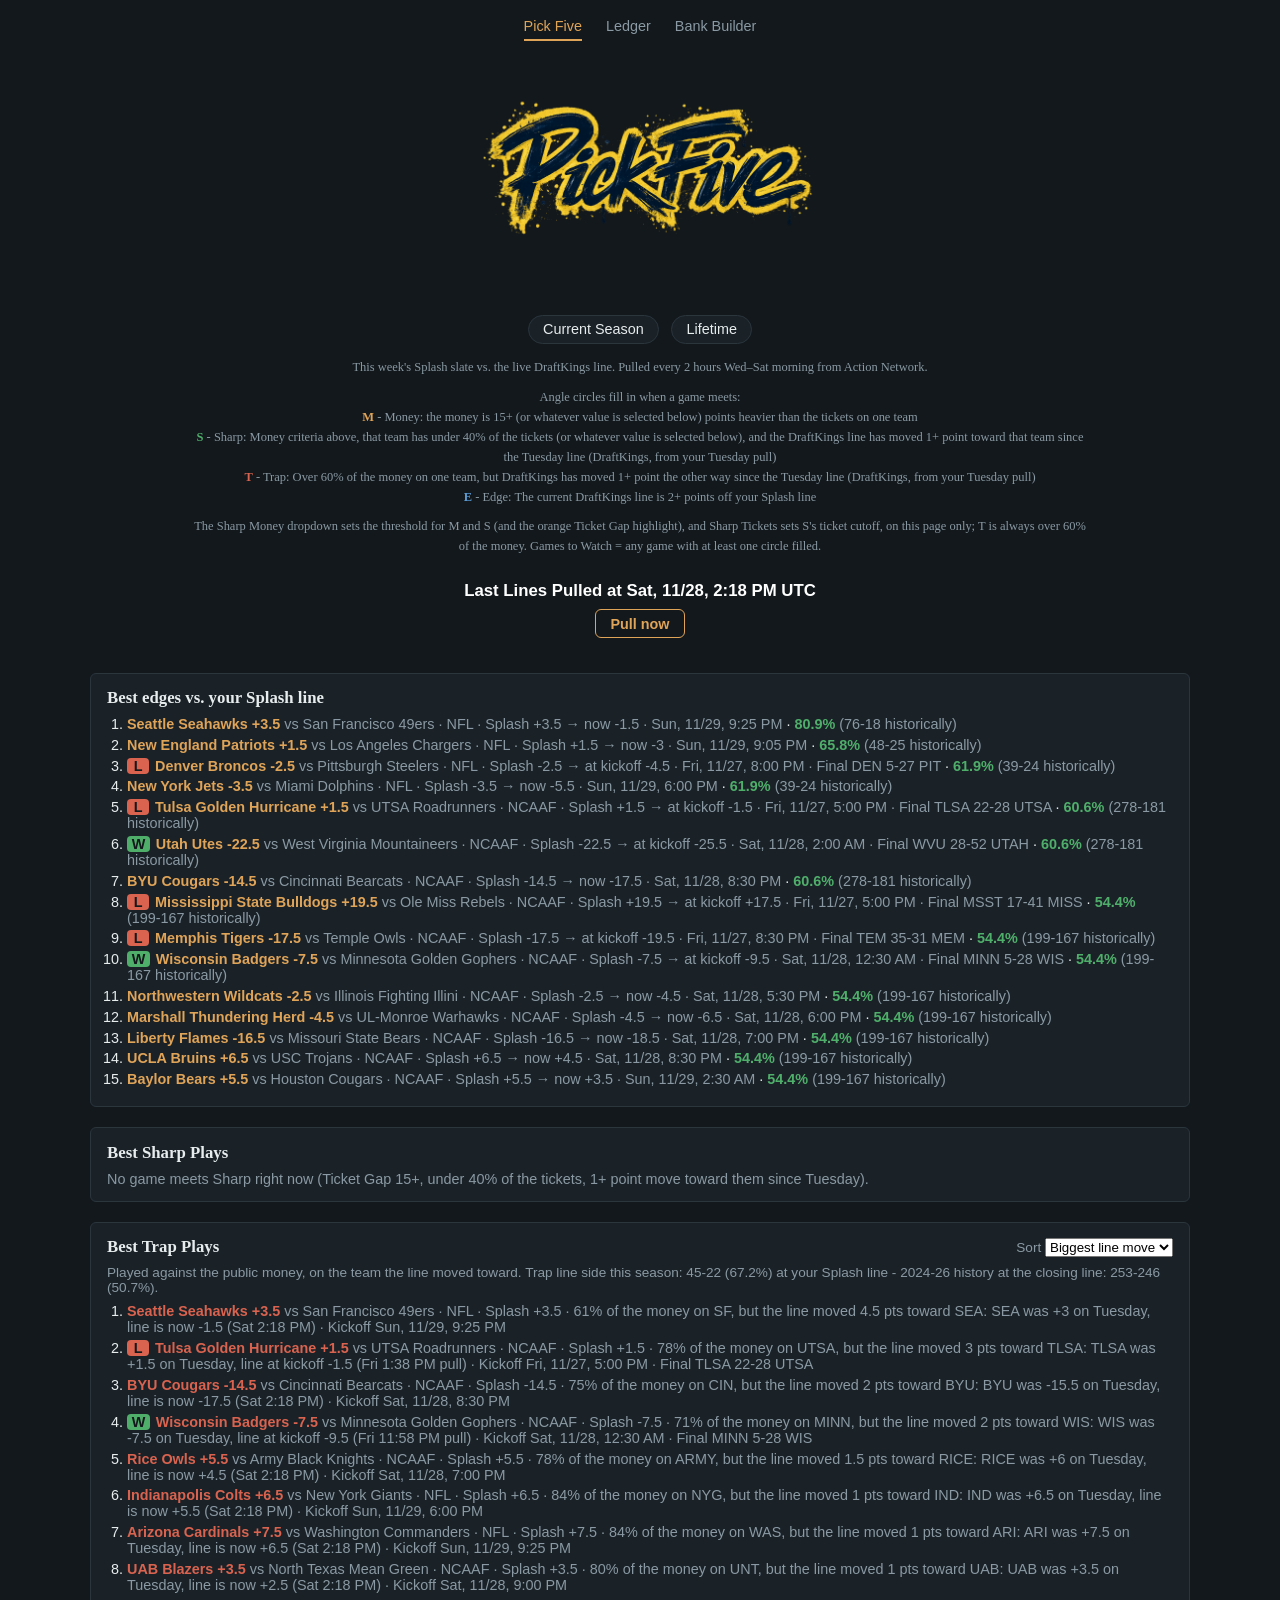
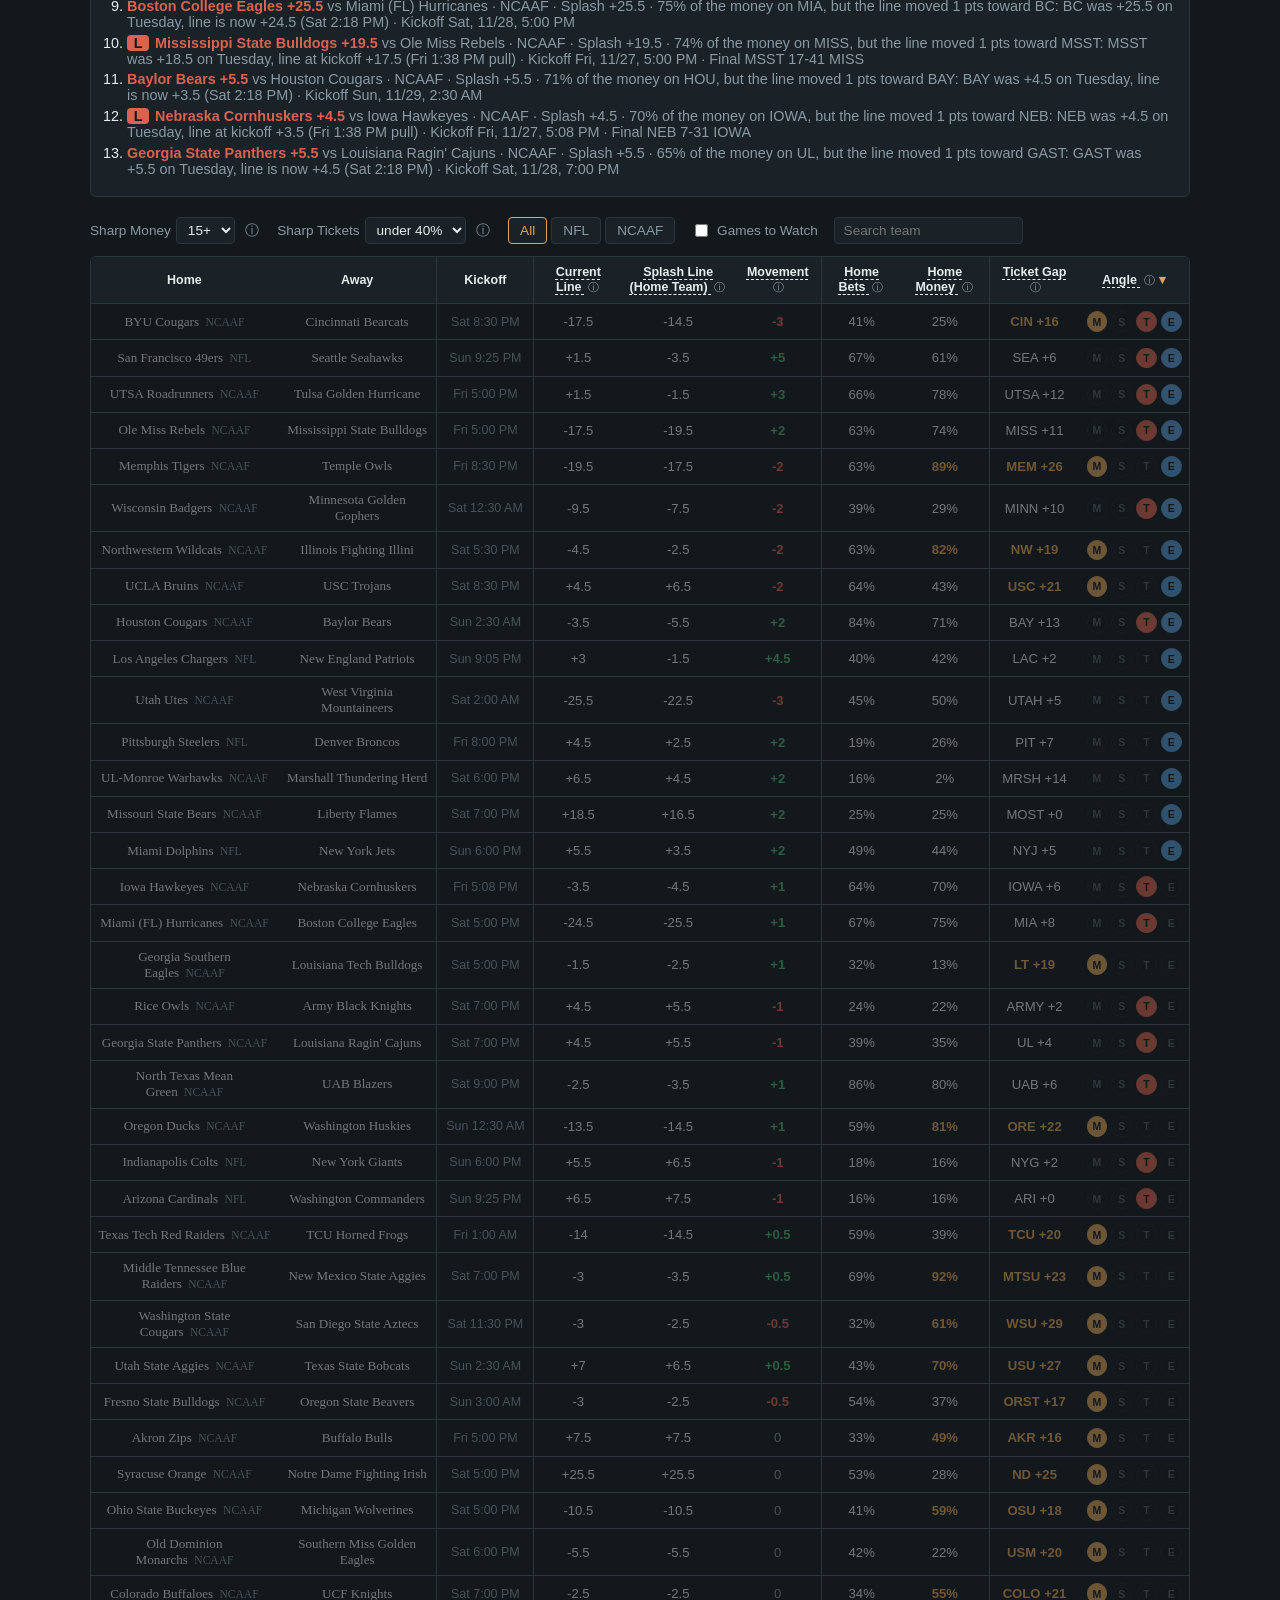
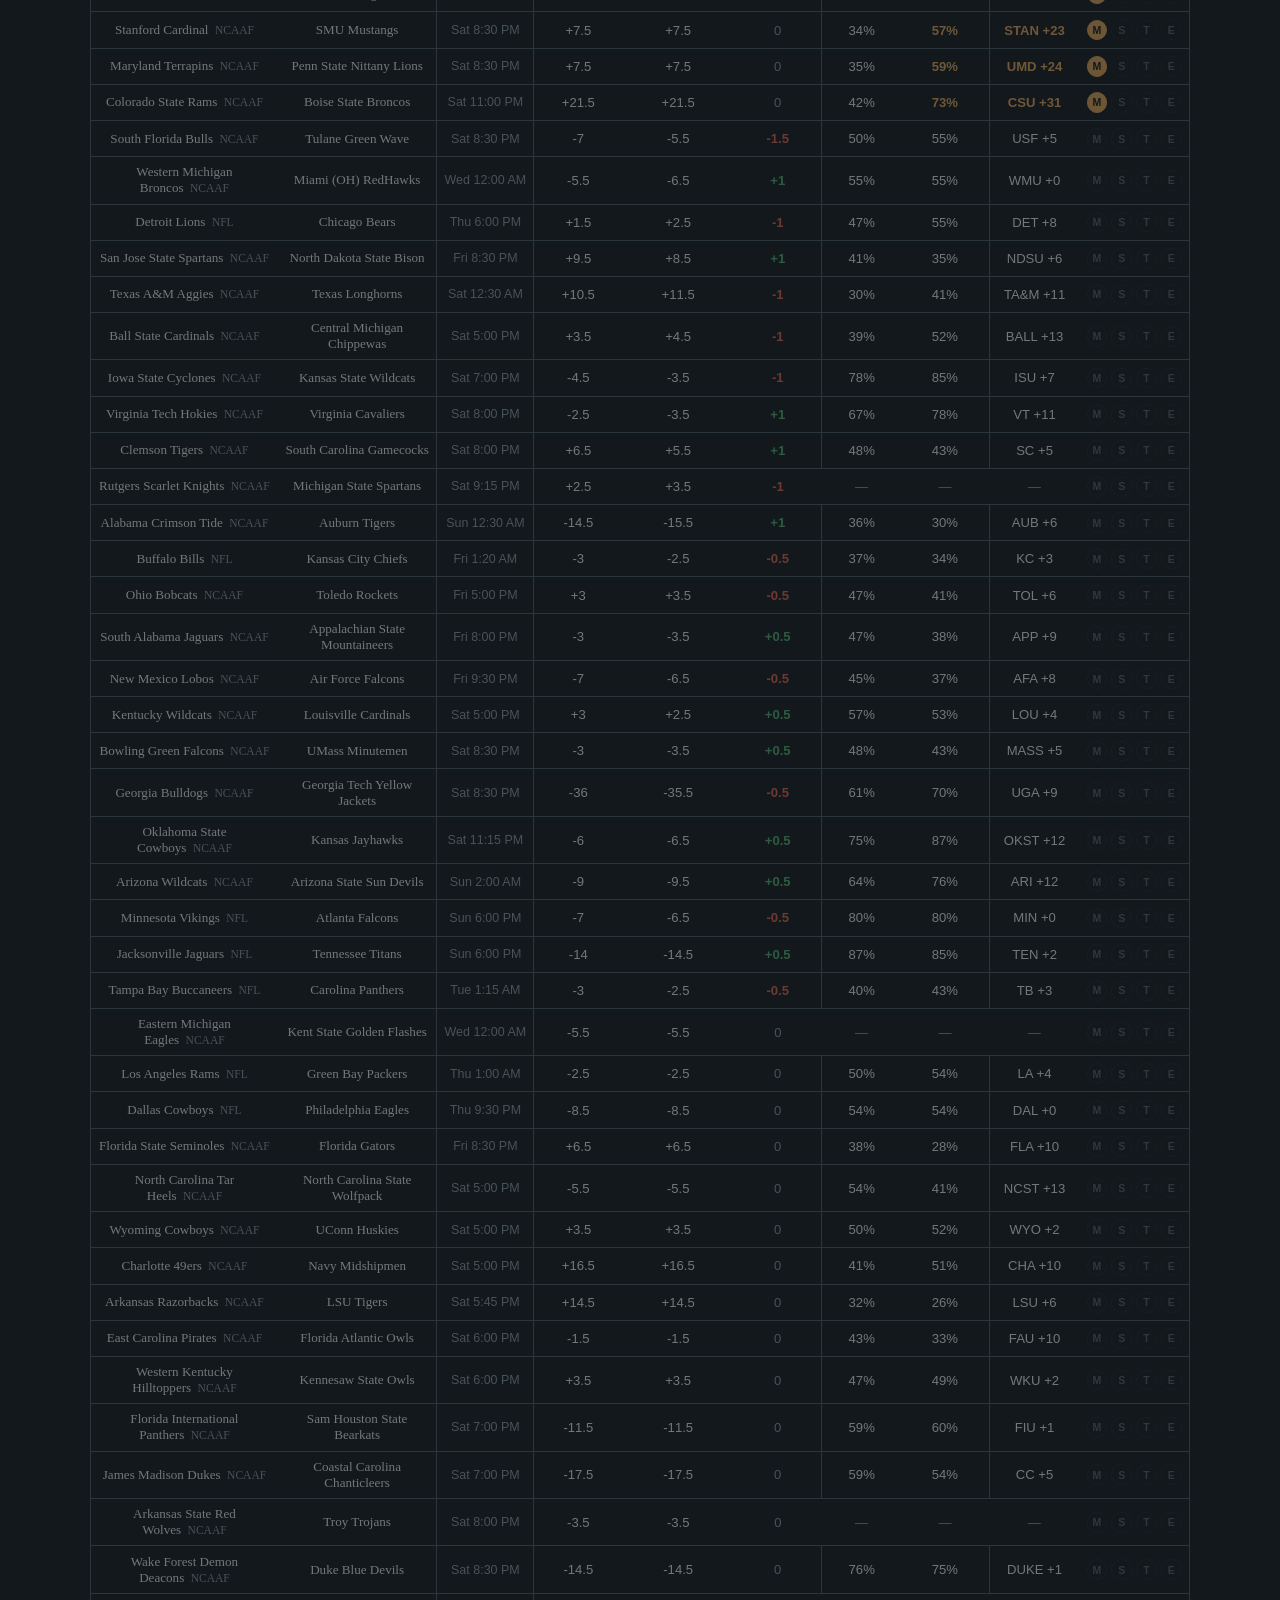
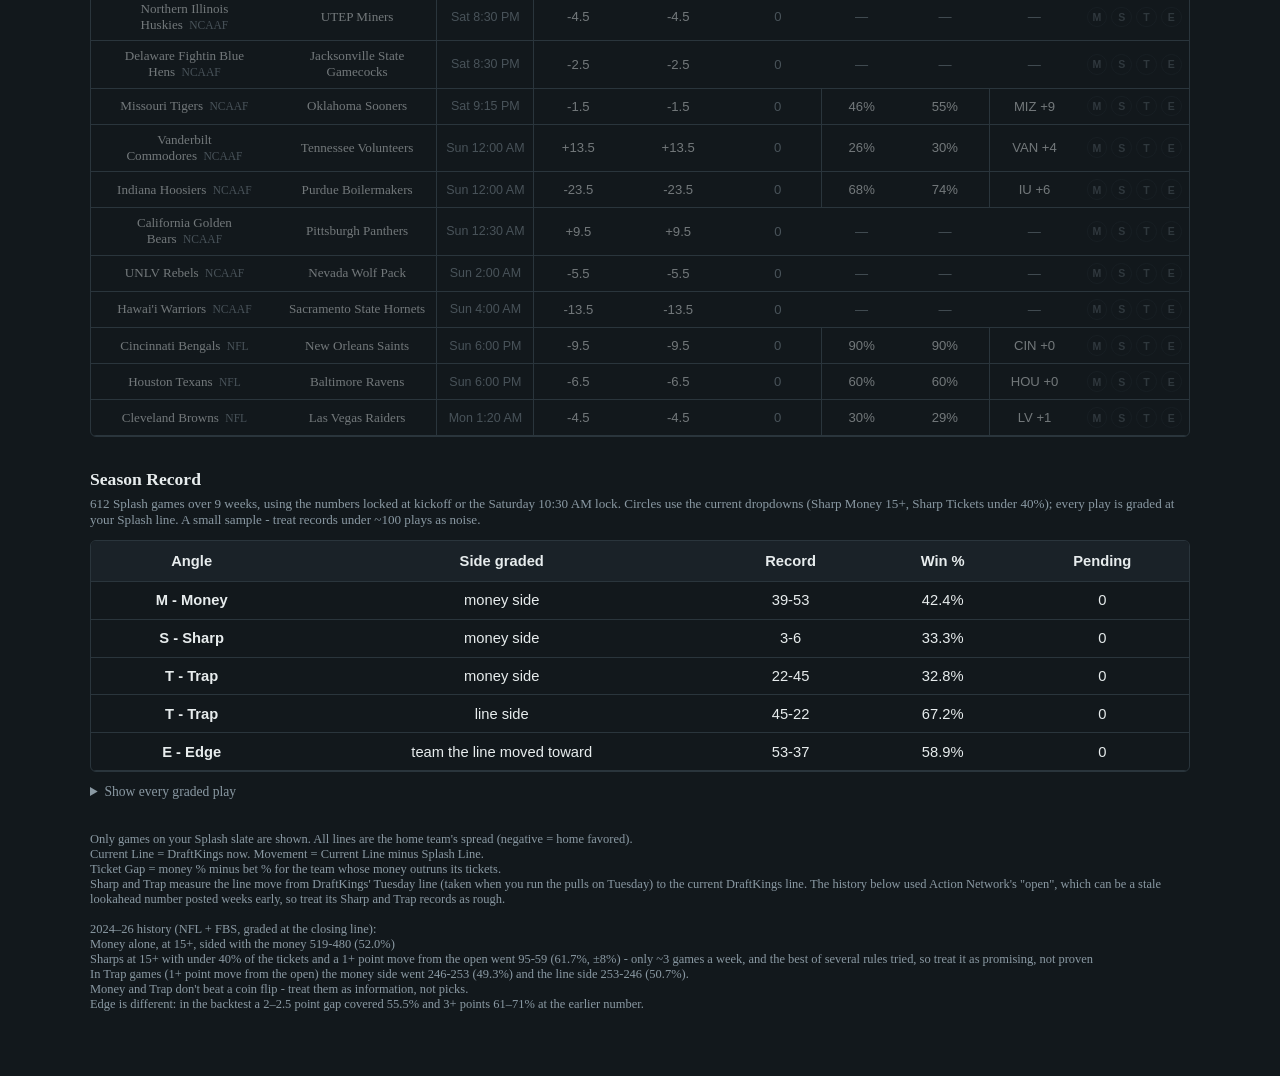
<file: index.html>
<!DOCTYPE html>
<html lang="en">
<head>
<meta charset="UTF-8">
<meta name="viewport" content="width=device-width, initial-scale=1.0">
<title>PickFive — Sharp Money</title>
<link rel="icon" href="assets/favicon.ico" sizes="any">
<link rel="apple-touch-icon" href="assets/apple-touch-icon.png">
<link rel="stylesheet" href="assets/styles.css">
<script src="assets/photos.js"></script>
<style>
  .controls {
    max-width: 1100px;
    margin: 0 auto 0.75rem;
    display: flex;
    flex-wrap: wrap;
    gap: 1rem;
    align-items: center;
    font-family: -apple-system, BlinkMacSystemFont, "Segoe UI", Helvetica, Arial, sans-serif;
    font-size: 0.85rem;
    color: var(--muted);
  }

  .controls button {
    background: var(--panel);
    color: var(--muted);
    border: 1px solid var(--line);
    border-radius: 4px;
    padding: 0.3rem 0.7rem;
    font: inherit;
    cursor: pointer;
  }

  .controls button.on { color: var(--amber); border-color: var(--amber); }
  .controls label { cursor: pointer; display: flex; gap: 0.35rem; align-items: center; }
  .controls select {
    background: var(--panel);
    color: var(--text);
    border: 1px solid var(--line);
    border-radius: 4px;
    padding: 0.25rem 0.4rem;
    font: inherit;
  }

  td.pct { text-align: right; }
  td.pct.hot { color: var(--amber); font-weight: 600; }
  td.gap { text-align: right; }
  td.flag { color: var(--amber); font-weight: 600; }
  td.game .league { color: var(--muted); font-size: 0.72rem; margin-left: 0.4rem; }
  td.game .at { color: var(--muted); }
  tr.flagged { background: rgba(224, 164, 88, 0.06); }
  th.group-start, td.group-start { border-left: 1px solid var(--line); }

  tr.started td { opacity: 0.45; }
  /* Fit the games table in the page width: tighter cells, wrapping headers */
  #splits-table { font-size: 0.82rem; }
  #splits-table thead th {
    white-space: normal;
    vertical-align: middle;
    line-height: 1.2;
    padding: 0.5rem 0.45rem;
    font-size: 0.78rem;
  }
  #splits-table td { padding: 0.45rem 0.45rem; text-align: center; }
  #splits-table td.team { min-width: 7.5rem; }
  #splits-table td.kickoff { font-size: 0.78rem; white-space: nowrap; }
  /* dashed underline marks headers with a hover explanation */
  th.has-tip { text-decoration: underline dashed; text-underline-offset: 3px; text-decoration-thickness: 1px; }
  #splits-table thead th { text-align: center; vertical-align: middle; }
  /* Exactly two lines: break only at the <br>, so the column widens just enough for "(Home Team) i" */
  #splits-table thead th[data-key="splash_line"] { white-space: nowrap; }
  .intro { max-width: 900px; margin: 0 auto; text-align: center; color: var(--muted); font-size: 0.78rem; line-height: 1.6; } /* same size as the footer */
  .intro p { margin: 0 0 0.6rem; }
  /* Pull now button, under "Last Lines Pulled at" */
  .pull-now { text-align: center; margin: -0.5rem auto 1rem;
    font-family: -apple-system, BlinkMacSystemFont, "Segoe UI", Helvetica, Arial, sans-serif; }
  .pull-now-btn { background: transparent; color: var(--amber); border: 1px solid var(--amber); border-radius: 6px;
    padding: 0.35rem 0.9rem; font-size: 0.9rem; font-weight: 600; cursor: pointer; }
  .pull-now-btn:disabled { color: var(--muted); border-color: var(--line); cursor: default; }
  .pull-now-msg { display: block; color: var(--muted); font-size: 0.85rem; margin-top: 0.3rem; min-height: 1em; }
  .pull-now-forget { color: var(--muted); font-size: 0.8rem; }
  .last-pulled { text-align: center; color: #fff; font-size: 1.05rem; font-weight: 600; margin: 0 auto 1rem;
    font-family: -apple-system, BlinkMacSystemFont, "Segoe UI", Helvetica, Arial, sans-serif; }
  /* Angle column: four fixed circles, M S T E, filled when that criterion is met */
  :root { --edge-blue: #5b9bd5; }
  .dots { display: inline-flex; gap: 0.25rem; }
  .dot {
    width: 1.3rem; height: 1.3rem;
    border-radius: 50%;
    border: 1.5px solid var(--line);
    color: var(--muted);
    display: inline-flex; align-items: center; justify-content: center;
    font-size: 0.66rem; font-weight: 700;
    opacity: 0.55;
  }
  .dot.on { opacity: 1; color: var(--bg); }
  .dot.money.on { background: var(--amber); border-color: var(--amber); }
  .dot.sharp.on { background: var(--up); border-color: var(--up); }
  .dot.trap.on  { background: var(--down); border-color: var(--down); }
  .dot.edge.on  { background: var(--edge-blue); border-color: var(--edge-blue); }
  .key { font-weight: 700; }
  .key.money { color: var(--amber); } .key.sharp { color: var(--up); }
  .key.trap { color: var(--down); } .key.edge { color: var(--edge-blue); }
  .badge {
    display: inline-flex;
    align-items: center;
    gap: 0.25rem;
    padding: 0.1rem 0.5rem;
    border-radius: 999px;
    background: rgba(224, 164, 88, 0.15);
    border: 1px solid var(--amber);
    color: var(--amber);
    font-size: 0.78rem;
    font-weight: 700;
  }
  td.edge { text-align: right; }
  td.edge.good { color: var(--up); font-weight: 600; }
  td.edge .rec { color: var(--muted); font-size: 0.75rem; font-weight: 400; margin-left: 0.35rem; }

  .edges {
    max-width: 1100px;
    margin: 0 auto 1.25rem;
    border: 1px solid var(--line);
    border-radius: 6px;
    background: var(--panel);
    padding: 0.9rem 1rem;
    font-family: -apple-system, BlinkMacSystemFont, "Segoe UI", Helvetica, Arial, sans-serif;
    font-size: 0.9rem;
  }
  .edges h2 { font-family: "Iowan Old Style", Georgia, serif; font-size: 1.05rem; margin: 0 0 0.5rem; }
  .edges ol { margin: 0; padding-left: 1.25rem; }
  .edges li { margin: 0.3rem 0; }
  .edges .pick { color: var(--amber); font-weight: 600; }
  .edges .meta { color: var(--muted); }
  .edges .pct { color: var(--up); font-weight: 600; }
  .edges .none { color: var(--muted); margin: 0; }
  #sharps .pick { color: var(--up); }
  .result { display: inline-block; min-width: 1.4rem; text-align: center; font-weight: 700; border-radius: 4px; padding: 0 0.3rem; margin-right: 0.35rem; }
  .result.W { background: var(--up); color: var(--bg); } .result.L { background: var(--down); color: var(--bg); }
  .result.P { background: var(--line); color: var(--text); }
  #traps .pick { color: var(--down); }
  #traps-record { margin: 0 0 0.5rem; font-size: 0.85rem; }
  .edges .box-head { display: flex; align-items: baseline; justify-content: space-between; gap: 0.75rem; flex-wrap: wrap; }
  .edges .box-head label { color: var(--muted); font-size: 0.85rem; }

  /* Info buttons + tap/hover pop-up (replaces browser title tooltips, which phones don't show) */
  .info {
    background: none; border: none; padding: 0 0.1rem; margin-left: 0.1rem;
    color: var(--muted); font-size: 0.85em; cursor: pointer; line-height: 1;
  }
  .info:hover, .info:focus-visible { color: var(--amber); }
  .controls button.info { border: none; background: none; padding: 0 0.15rem; }
  #tip {
    position: fixed; z-index: 50; max-width: 280px;
    background: var(--panel); color: var(--text);
    border: 1px solid var(--amber); border-radius: 6px;
    padding: 0.5rem 0.65rem; font-size: 0.8rem; line-height: 1.4; text-align: left;
    font-family: -apple-system, BlinkMacSystemFont, "Segoe UI", Helvetica, Arial, sans-serif;
    box-shadow: 0 4px 14px rgba(0, 0, 0, 0.4); pointer-events: none;
  }
  .dot { cursor: help; }
  #team-search {
    background: var(--panel); color: var(--text);
    border: 1px solid var(--line); border-radius: 4px;
    padding: 0.3rem 0.55rem; font: inherit; min-width: 11rem;
  }
  .photo-gallery { max-width: 1100px; margin: 0 auto 1.25rem; display: flex; flex-wrap: wrap; gap: 0.75rem; }
  .photo-gallery img { height: 140px; width: auto; max-width: 100%; border-radius: 6px; border: 1px solid var(--line); object-fit: cover; cursor: pointer; }
  .season { max-width: 1100px; margin: 2rem auto 0; }
  .season .section-title { margin: 0 0 0.35rem; }
  .season-note { color: var(--muted); font-size: 0.82rem; margin: 0 0 0.75rem; }
  #season-table td, #season-table th, #season-games td, #season-games th { text-align: center; }
  #season-table td:first-child { font-weight: 700; }
  .season-games { margin-top: 0.75rem; font-size: 0.85rem; }
  .season-games summary { cursor: pointer; color: var(--muted); margin-bottom: 0.5rem; }
  #season-games .filter-row th { padding-top: 0; }
  #play-angle-filter { font: inherit; font-size: 0.8rem; padding: 0.15rem 0.3rem; background: var(--panel); color: var(--text); border: 1px solid var(--line); border-radius: 4px; }
  .res-W { color: var(--up); font-weight: 700; } .res-L { color: var(--down); font-weight: 700; }
</style>
</head>
<body>

<div id="nav-placeholder"></div>
<script src="assets/nav.js"></script>

<header>
  <img class="logo" src="assets/pickfive_header.png" alt="PickFive">
  <div class="intro">
    <p>This week's Splash slate vs. the live DraftKings line. Pulled every 2 hours Wed&ndash;Sat morning from Action Network.</p>
    <p>Angle circles fill in when a game meets:<br>
      <span class="key money">M</span> - Money: the money is <span id="threshold">15</span>+ (or whatever value is selected below) points heavier than the tickets on one team<br>
      <span class="key sharp">S</span> - Sharp: Money criteria above, that team has under <span id="ticket-cut">40</span>% of the tickets (or whatever value is selected below), and the DraftKings line has moved 1+ point toward that team since the Tuesday line (DraftKings, from your Tuesday pull)<br>
      <span class="key trap">T</span> - Trap: Over 60% of the money on one team, but DraftKings has moved 1+ point the other way since the Tuesday line (DraftKings, from your Tuesday pull)<br>
      <span class="key edge">E</span> - Edge: The current DraftKings line is 2+ points off your Splash line</p>
    <p>The Sharp Money dropdown sets the threshold for M and S (and the orange Ticket Gap highlight), and Sharp Tickets sets S's ticket cutoff, on this page only;
      T is always over 60% of the money. Games to Watch = any game with at least one circle filled.</p>
  </div>
</header>

<div id="status" hidden></div>

<div class="photo-gallery" id="photo-gallery" style="display:none;"></div>

<p class="last-pulled" id="last-pulled" hidden></p>
<div class="pull-now" id="pull-now">
  <button type="button" class="pull-now-btn">Pull now</button>
  <span class="pull-now-msg"></span>
  <a href="#" class="pull-now-forget" hidden>Forget key</a>
</div>

<div class="edges" id="edges" style="display:none;">
  <h2>Best edges vs. your Splash line</h2>
  <ol id="edges-list"></ol>
  <p class="none" id="edges-none" style="display:none;">No game is 2+ points off its Splash line yet.</p>
</div>

<div class="edges" id="sharps" style="display:none;">
  <h2>Best Sharp Plays</h2>
  <ol id="sharps-list"></ol>
  <p class="none" id="sharps-none" style="display:none;"></p>
</div>

<div class="edges" id="traps" style="display:none;">
  <div class="box-head">
    <h2>Best Trap Plays</h2>
    <label>Sort
      <select id="trap-sort">
        <option value="move">Biggest line move</option>
        <option value="start">Start time</option>
      </select>
    </label>
  </div>
  <p class="meta" id="traps-record"></p>
  <ol id="traps-list"></ol>
  <p class="none" id="traps-none" style="display:none;"></p>
</div>

<div class="controls" id="controls" style="display:none;">
  <label>Sharp Money
    <select id="threshold-select">
      <option value="10">10+</option>
      <option value="15">15+</option>
      <option value="20">20+</option>
      <option value="25">25+</option>
    </select>
    <button type="button" class="info" data-tip="How many points heavier the money must be than the tickets on a team (Ticket Gap) to count toward Sharp or Trap" aria-label="About this setting">&#9432;</button>
  </label>
  <label>Sharp Tickets
    <select id="tickets-select">
      <option value="50">under 50%</option>
      <option value="40">under 40%</option>
      <option value="30">under 30%</option>
    </select>
    <button type="button" class="info" data-tip="For S (Sharp), the money team must also have less than this share of the tickets - most bettors are on the other side" aria-label="About this setting">&#9432;</button>
  </label>
  <span>
    <button data-league="ALL" class="on">All</button>
    <button data-league="NFL">NFL</button>
    <button data-league="NCAAF">NCAAF</button>
  </span>
  <label><input type="checkbox" id="watch-only"> Games to Watch</label>
  <input type="search" id="team-search" placeholder="Search team" aria-label="Search by team name" autocomplete="off">
</div>

<div class="table-wrap" id="table-wrap" style="display:none;">
  <table id="splits-table">
    <thead>
      <tr>
        <th data-key="home" data-type="string">Home</th>
        <th data-key="away" data-type="string">Away</th>
        <th data-key="start" data-type="number" class="group-start">Kickoff</th>
        <th data-key="line" data-type="number" class="group-start has-tip" data-tip="The current DraftKings line for the home team">Current Line <button type="button" class="info" data-tip="The current DraftKings line for the home team" aria-label="What is Current Line?">&#9432;</button></th>
        <th data-key="splash_line" data-type="number" class="has-tip" data-tip="The line for the home team for Pick5">Splash Line<br>(Home Team) <button type="button" class="info" data-tip="The line for the home team for Pick5" aria-label="What is Splash Line (Home Team)?">&#9432;</button></th>
        <th data-key="move" data-type="number" class="has-tip" data-tip="The difference between the current DraftKings line and the Splash line">Movement <button type="button" class="info" data-tip="The difference between the current DraftKings line and the Splash line" aria-label="What is Movement?">&#9432;</button></th>
        <th data-key="home_bets" data-type="number" class="group-start has-tip" data-tip="The percent of tickets placed on the home team to cover the line">Home Bets <button type="button" class="info" data-tip="The percent of tickets placed on the home team to cover the line" aria-label="What is Home Bets?">&#9432;</button></th>
        <th data-key="home_money" data-type="number" class="has-tip" data-tip="The amount of money placed on the home team to cover the line">Home Money <button type="button" class="info" data-tip="The amount of money placed on the home team to cover the line" aria-label="What is Home Money?">&#9432;</button></th>
        <th data-key="gap" data-type="number" class="group-start has-tip" data-tip="Money % minus bet % for the team whose money outruns its tickets. ARI +13 = Arizona has 13 points more of the money than of the tickets - fewer, bigger bets on Arizona.">Ticket Gap <button type="button" class="info" data-tip="Money % minus bet % for the team whose money outruns its tickets. ARI +13 = Arizona has 13 points more of the money than of the tickets - fewer, bigger bets on Arizona." aria-label="What is Ticket Gap?">&#9432;</button></th>
        <th data-key="angleScore" data-type="number" class="has-tip" data-tip="The various angles based on betting data analytics (sorted Edge > Sharp > Money & Trap)">Angle <button type="button" class="info" data-tip="The various angles based on betting data analytics (sorted Edge > Sharp > Money & Trap)" aria-label="What is Angle?">&#9432;</button></th>
      </tr>
    </thead>
    <tbody></tbody>
  </table>
</div>

<div class="season" id="season" style="display:none;">
  <h2 class="section-title">Season Record</h2>
  <p class="season-note" id="season-note"></p>
  <div class="table-wrap">
    <table id="season-table">
      <thead><tr><th>Angle</th><th>Side graded</th><th>Record</th><th>Win %</th><th>Pending</th></tr></thead>
      <tbody></tbody>
    </table>
  </div>
  <details class="season-games">
    <summary>Show every graded play</summary>
    <div class="table-wrap">
      <table id="season-games">
        <thead>
          <tr><th>Week</th><th>Game</th><th>Angle</th><th>Pick (Splash line)</th><th>Final</th><th>Result</th><th>Angle</th></tr>
          <tr class="filter-row"><th></th><th></th>
            <th><select id="play-angle-filter" aria-label="Filter graded plays by angle">
              <option value="">All angles</option>
              <option>Money</option>
              <option>Sharp</option>
              <option>Trap (money side)</option>
              <option>Trap (line side)</option>
              <option>Edge</option>
            </select></th>
            <th></th><th></th><th></th><th></th></tr>
        </thead>
        <tbody></tbody>
      </table>
    </div>
  </details>
</div>

<div class="empty-state" id="empty-state" style="display:none;">
  No Splash lines for this week yet. Copy them with the Copy Splash Lines bookmarklet, paste into the SplashLines
  tab, then run Pull Splits from the Actions tab.
</div>

<footer>
  Only games on your Splash slate are shown. All lines are the home team's spread (negative = home favored).<br>
  Current Line = DraftKings now. Movement = Current Line minus Splash Line.<br>
  Ticket Gap = money % minus bet % for the team whose money outruns its tickets.<br>
  Sharp and Trap measure the line move from DraftKings' Tuesday line (taken when you run the pulls on Tuesday) to the
  current DraftKings line. The history below used Action Network's "open", which can be a stale lookahead number posted
  weeks early, so treat its Sharp and Trap records as rough.
  <br><br>
  2024&ndash;26 history (NFL + FBS, graded at the closing line):<br>
  Money alone, at 15+, sided with the money 519-480 (52.0%)<br>
  Sharps at 15+ with under 40% of the tickets and a 1+ point move from the open went 95-59 (61.7%, &plusmn;8%) - only ~3 games a week, and the best of several rules tried, so treat it as promising, not proven<br>
  In Trap games (1+ point move from the open) the money side went 246-253 (49.3%) and the line side 253-246 (50.7%).<br>
  Money and Trap don't beat a coin flip - treat them as information, not picks.<br>
  Edge is different: in the backtest a 2&ndash;2.5 point gap covered 55.5% and 3+ points 61&ndash;71% at the earlier number.
</footer>

<script>
  const esc = (s) =>
    String(s ?? "").replace(/[&<>"']/g, (c) => ({ "&": "&amp;", "<": "&lt;", ">": "&gt;", '"': "&quot;", "'": "&#39;" }[c]));

  const fmtSpread = (v) => (v === null || v === undefined ? null : v > 0 ? `+${v}` : `${v}`);
  const fmtPct = (v) => (v === null || v === undefined ? null : `${v}%`);

  function fmtKickoff(ms) {
    const d = new Date(ms);
    return `${d.toLocaleDateString(undefined, { weekday: "short", month: "numeric", day: "numeric" })}, ${d.toLocaleTimeString(undefined, { hour: "numeric", minute: "2-digit" })}`;
  }

  function fmtKickoffShort(ms) {
    const d = new Date(ms);
    return `${d.toLocaleDateString(undefined, { weekday: "short" })} ${d.toLocaleTimeString(undefined, { hour: "numeric", minute: "2-digit" })}`;
  }

  async function loadJson(path) {
    try {
      const res = await fetch(path, { cache: "no-store" });
      return res.ok ? await res.json() : null;
    } catch (e) {
      return null;
    }
  }

  const ANGLE_WEIGHT = { edge: 8, sharp: 4, money: 1, trap: 1 };
  let pulledAtLabel = ""; // set in init from current.pulled_at

  const fmtDayTime = (iso) => {
    const d = new Date(iso);
    return `${d.toLocaleDateString(undefined, { weekday: "short" })} ${d.toLocaleTimeString(undefined, { hour: "numeric", minute: "2-digit" })}`;
  };

  function bucketFor(edgeData, move) {
    const a = Math.abs(move);
    return edgeData.buckets.find((b) => a >= b.min && a <= b.max) || null;
  }

  function toRow(g, threshold, edgeData, ticketCut) {
    // Movement = DraftKings now minus your Splash line (home spread; negative = toward home).
    // Deliberately no DraftKings fallback: a game without a Splash line gets no
    // move/edge rather than one measured against a number you can't lock.
    const hasSplash = g.splash_line !== null && g.splash_line !== undefined;
    const lock = hasSplash ? g.splash_line : null;
    const lockSrc = "Splash";
    const move = lock === null || lock === undefined || g.line === null ? null : +(g.line - lock).toFixed(1);
    const moveSide = move === null || move === 0 ? null : move < 0 ? "home" : "away";
    let edgePct = null, edgeRec = null;
    if (moveSide && edgeData) {
      const b = bucketFor(edgeData, move);
      const t = b && (edgeData.leagues[g.league] || edgeData.leagues.ALL)[b.name];
      if (t && t.w + t.l > 0) {
        edgePct = +((100 * t.w) / (t.w + t.l)).toFixed(1);
        edgeRec = `${t.w}-${t.l}`;
      }
    }
    const hasSplits = g.home_money !== null && g.home_money !== undefined;
    const homeGap = hasSplits ? g.home_money - g.home_bets : null;
    const awayGap = hasSplits ? g.away_money - g.away_bets : null;
    // The side where money outruns tickets - that's the one the gap describes
    const gapSide = !hasSplits ? null : homeGap >= awayGap ? "home" : "away";
    const gap = !hasSplits ? null : Math.max(homeGap, awayGap);
    // Angle circles. Market move = DraftKings now vs DraftKings' Tuesday line (home spread:
    // negative = moved toward home). tue_line comes from the first Pull Splits run on Tuesday.
    // Falls back to DraftKings when the Splash lines came in if a game has no Tuesday line.
    const sgn = (v) => (v > 0 ? "+" : "") + v;
    const hasTue = g.tue_line !== null && g.tue_line !== undefined;
    const baseLine = hasTue ? g.tue_line : g.dk_at_splash;
    const baseLabel = hasTue ? "on Tuesday" : "when your Splash lines came in";
    const marketMove = g.line !== null && baseLine !== null && baseLine !== undefined ? +(g.line - baseLine).toFixed(1) : null;
    const movedToward = (side) => marketMove !== null && marketMove !== 0 && (side === "home" ? marketMove < 0 : marketMove > 0);
    const movedAway = (side) => marketMove !== null && marketMove !== 0 && !movedToward(side);
    const noMoveYet = marketMove === null ? "no baseline yet" : "no move yet";

    //  M Money: Ticket Gap at or above the dropdown threshold, regardless of line movement
    const moneySide = hasSplits && gap >= threshold ? gapSide : null;
    const moneyAbbr = moneySide ? g[`${moneySide}_abbr`] : "";
    //  S Sharp: Money, and DraftKings moved toward that team
    // S also needs the money team to be a ticket minority (most bettors on the other side)
    const SHARP_MIN_MOVE = 1; // points, same as the pull script
    const moneyTickets = moneySide ? g[`${moneySide}_bets`] : null;
    const fewTickets = moneyTickets !== null && moneyTickets < ticketCut;
    const sharp = !!moneySide && fewTickets && movedToward(moneySide) && Math.abs(marketMove) >= SHARP_MIN_MOVE;
    // Real DraftKings move for the hover, from that team's side: "-14 → -13.5"
    const dkMoveText = (side) => {
      if (marketMove === null) return "no Tuesday line yet";
      const f = (v) => sgn(side === "home" ? v : -v);
      // Started games are frozen at their last pre-kickoff pull, so say so instead of "now"
      const nowText = !g.frozen_at ? `line is now ${f(g.line)} (${pulledAtLabel})`
        : g.frozen_for === "lock" ? `line at Sat 10:30 AM lock ${f(g.line)} (${fmtDayTime(g.frozen_at)} pull)`
        : `line at kickoff ${f(g.line)} (${fmtDayTime(g.frozen_at)} pull)`;
      return `${g[`${side}_abbr`]} was ${f(baseLine)} ${baseLabel}, ${nowText}`;
    };
    //  T Trap: over 60% of the money on one team, and DraftKings moved 1+ point the other way
    const TRAP_MIN_MOVE = 1; // points
    const majSide = !hasSplits ? null : g.home_money > 60 ? "home" : g.away_money > 60 ? "away" : null;
    const majPct = majSide ? g[`${majSide}_money`] : null;
    const trap = !!majSide && movedAway(majSide) && Math.abs(marketMove) >= TRAP_MIN_MOVE;
    //  E Edge: DraftKings is 2+ points off your Splash line (Movement column)
    const edge = !!moveSide && Math.abs(move) >= 2;
    const sideSplash = moveSide ? (moveSide === "home" ? lock : -lock) : null;
    const sideNow = moveSide ? (moveSide === "home" ? g.line : -g.line) : null;

    const angles = [
      { key: "money", letter: "M", met: !!moneySide,
        title: moneySide ? `Money: ${moneyAbbr} money outruns its tickets by ${gap} (${threshold}+ needed; line movement not required)`
                         : `Money: Ticket Gap ${gap === null ? "n/a" : gap} is under ${threshold}` },
      { key: "sharp", letter: "S", met: sharp,
        title: sharp ? `Sharp: sharp money on ${moneyAbbr} (Ticket Gap +${gap}, only ${moneyTickets}% of the tickets) and the DraftKings line moved toward them: ${dkMoveText(moneySide)}`
                     : moneySide ? `Sharp: money on ${moneyAbbr} (+${gap}), but ${[
                         !fewTickets ? `they have ${moneyTickets}% of the tickets (under ${ticketCut}% needed)` : null,
                         !(movedToward(moneySide) && Math.abs(marketMove) >= SHARP_MIN_MOVE) ? `the DraftKings line hasn't moved 1+ point toward them` : null,
                       ].filter(Boolean).join(" and ")}: ${dkMoveText(moneySide)}`
                                 : `Sharp: needs Money (Ticket Gap ${threshold}+), under ${ticketCut}% of the tickets, and a 1+ point DraftKings move toward that team` },
      { key: "trap", letter: "T", met: trap,
        title: trap ? `Trap: ${majPct}% of the money on ${g[`${majSide}_abbr`]} but the DraftKings line moved away from them: ${dkMoveText(majSide)}`
                    : majSide ? `Trap: ${majPct}% of the money on ${g[`${majSide}_abbr`]}, but the DraftKings line hasn't moved 1+ point away from them: ${dkMoveText(majSide)}`
                              : "Trap: no team has over 60% of the money" },
      { key: "edge", letter: "E", met: edge,
        title: edge ? `Edge: ${g[`${moveSide}_abbr`]} is ${sgn(sideSplash)} on Splash vs ${sgn(sideNow)} at DraftKings now (${Math.abs(move)} pts)`
                    : `Edge: Splash vs DraftKings gap is ${move === null ? "n/a" : Math.abs(move)} pts (2+ needed)` },
    ];
    return {
      ...g,
      angles,
      sharpInfo: sharp ? {
        side: moneySide, abbr: moneyAbbr, gap, tickets: moneyTickets, money: g[`${moneySide}_money`],
        move: Math.abs(marketMove), moveText: dkMoveText(moneySide),
        splashLine: lock === null || lock === undefined ? null : moneySide === "home" ? lock : -lock,
      } : null,
      // Trap played the other way: the team the line moved toward, against the public money
      trapInfo: trap ? (() => {
        const side = majSide === "home" ? "away" : "home";
        return {
          side, abbr: g[`${side}_abbr`], publicAbbr: g[`${majSide}_abbr`], publicMoney: majPct,
          move: Math.abs(marketMove), moveText: dkMoveText(side),
          splashLine: lock === null || lock === undefined ? null : side === "home" ? lock : -lock,
        };
      })() : null,
      // Weighted so any Edge outranks any Sharp, which outranks Money/Trap
      angleScore: angles.reduce((t, a) => t + (a.met ? ANGLE_WEIGHT[a.key] : 0), 0),
      // Games to Watch = any of the four circles filled
      watch: !!moneySide || sharp || trap || edge,
      game: `${g.away} @ ${g.home}`,
      start: Date.parse(g.start_time),
      hasSplits,
      gap,
      gapSide,
      gapAbbr: gapSide ? g[`${gapSide}_abbr`] : null,
      hotAway: hasSplits && gapSide === "away" && gap >= threshold,
      hotHome: hasSplits && gapSide === "home" && gap >= threshold,
      started: g.status !== "scheduled" || Date.parse(g.start_time) <= Date.now(),
      moveSide,
      moveAbbr: moveSide ? g[`${moveSide}_abbr`] : null,
      moveTeam: moveSide ? g[moveSide] : null,
      // The number you'd lock: the moved-to side's Splash line
      move,
      lockSrc,
      lockLine: moveSide ? (moveSide === "home" ? lock : -lock) : null,
      edgePct,
      edgeRec,
    };
  }

  function cell(value, cls) {
    return value === null || value === undefined
      ? `<td class="blank">—</td>`
      : `<td class="${cls}">${value}</td>`;
  }

  function moveCell(v) {
    if (v === null || v === undefined) return `<td class="blank">—</td>`;
    const cls = v > 0 ? "delta-up" : v < 0 ? "delta-down" : "delta-flat";
    return `<td class="${cls}">${v > 0 ? "+" + v : v}</td>`;
  }

  function renderGames(initialRows) {
    let rows = initialRows;
    const tbody = document.querySelector("#splits-table tbody");
    const state = { league: "ALL", watchOnly: false, query: "", key: "angleScore", dir: -1, type: "number" };

    function visible() {
      return rows.filter(
        (r) =>
          (state.league === "ALL" || r.league === state.league) &&
          (!state.watchOnly || r.watch) &&
          (!state.query || [r.home, r.away, r.home_abbr, r.away_abbr].some((n) => (n || "").toLowerCase().includes(state.query)))
      );
    }

    function sorted(data) {
      const { key, dir, type } = state;
      return [...data].sort((a, b) => {
        let av = a[key], bv = b[key];
        if (type === "number") {
          av = av === null || av === undefined ? -Infinity : av;
          bv = bv === null || bv === undefined ? -Infinity : bv;
          if (key === "move") { // by size of the move, either direction
            av = av === -Infinity ? av : Math.abs(av);
            bv = bv === -Infinity ? bv : Math.abs(bv);
          }
          if (av !== bv) return (av - bv) * dir;
          // ties (e.g. same Angle score): bigger Movement first
          return Math.abs(b.move ?? 0) - Math.abs(a.move ?? 0);
        }
        return String(av ?? "").toLowerCase().localeCompare(String(bv ?? "").toLowerCase()) * dir;
      });
    }

    function draw() {
      tbody.innerHTML = sorted(visible())
        .map(
          (r) => `
        <tr class="${r.started ? "started" : r.flag ? "flagged" : ""}">
          <td class="team">${esc(r.home)}<span class="league" style="color:var(--muted);font-size:0.72rem;margin-left:0.4rem">${esc(r.league)}</span></td>
          <td class="team">${esc(r.away)}</td>
          <td class="kickoff group-start">${fmtKickoffShort(r.start)}</td>
          ${cell(fmtSpread(r.line), "num group-start")}
          ${cell(fmtSpread(r.splash_line), "num")}
          ${moveCell(r.move)}
          ${cell(fmtPct(r.home_bets), "pct group-start")}
          ${cell(fmtPct(r.home_money), r.hotHome ? "pct hot" : "pct")}
          ${cell(r.gap === null ? null : `${esc(r.gapAbbr)} +${r.gap}`, (r.hotHome || r.hotAway) ? "gap group-start pct hot" : "gap group-start")}
          <td><span class="dots">${r.angles.map((a) => `<span class="dot ${a.key}${a.met ? " on" : ""}" tabindex="0" data-tip="${esc(a.title)}">${a.letter}</span>`).join("")}</span></td>
        </tr>`
        )
        .join("");
    }

    function setArrow(th) {
      document.querySelectorAll("#splits-table thead th .arrow").forEach((a) => a.remove());
      const arrow = document.createElement("span");
      arrow.className = "arrow";
      arrow.textContent = state.dir === 1 ? "▲" : "▼";
      th.appendChild(arrow);
    }

    document.querySelectorAll("#splits-table thead th").forEach((th) => {
      th.addEventListener("click", (e) => {
        if (e.target.closest(".info")) return;
        state.dir = state.key === th.dataset.key ? -state.dir : th.dataset.type === "number" ? -1 : 1;
        state.key = th.dataset.key;
        state.type = th.dataset.type;
        setArrow(th);
        draw();
      });
    });

    document.querySelectorAll("#controls button[data-league]").forEach((b) => {
      b.addEventListener("click", () => {
        state.league = b.dataset.league;
        document.querySelectorAll("#controls button[data-league]").forEach((x) => x.classList.toggle("on", x === b));
        draw();
      });
    });
    document.getElementById("watch-only").addEventListener("change", (e) => { state.watchOnly = e.target.checked; draw(); });
    document.getElementById("team-search").addEventListener("input", (e) => { state.query = e.target.value.trim().toLowerCase(); draw(); });

    setArrow(document.querySelector('#splits-table thead th[data-key="angleScore"]'));
    draw();
    // Swap in rows rebuilt at a new threshold, keeping sort and filters
    return { setRows(next) { rows = next; draw(); } };
  }

  // W/L/P for a pick once its game is final, graded at the given line (the
  // Splash line for that side). Empty until a pull brings the final score.
  function gradePick(r, side, line) {
    if (r.status !== "complete" || r.home_score === null || r.home_score === undefined || line === null || line === undefined) {
      return { badge: "", score: "" };
    }
    const margin = (side === "home" ? r.home_score - r.away_score : r.away_score - r.home_score) + line;
    const res = margin > 0 ? "W" : margin < 0 ? "L" : "P";
    const final = `${esc(r.away_abbr)} ${r.away_score}-${r.home_score} ${esc(r.home_abbr)}`;
    return { badge: `<span class="result ${res}" title="Final ${final}">${res}</span>`, score: ` · Final ${final}` };
  }

  // Started games stay in all three boxes - their numbers are frozen at kickoff or
  // the Saturday lock - and get a W/L/P at the Splash line once the final is in.
  function renderEdges(rows) {
    const best = rows
      .filter((r) => r.edgePct !== null && Math.abs(r.move) >= 2)
      .sort((a, b) => b.edgePct - a.edgePct || Math.abs(b.move) - Math.abs(a.move));
    document.getElementById("edges-list").innerHTML = best
      .map((r) => {
        const g = gradePick(r, r.moveSide, r.lockLine);
        const when = !r.frozen_at ? "now" : r.frozen_for === "lock" ? "at the lock" : "at kickoff";
        return `<li>${g.badge}<span class="pick">${esc(r.moveTeam)} ${fmtSpread(r.lockLine)}</span>
          <span class="meta">vs ${esc(r.moveSide === "home" ? r.away : r.home)} · ${esc(r.league)} · ${r.lockSrc} ${fmtSpread(r.lockLine)} → ${when} ${fmtSpread(r.moveSide === "home" ? r.line : -r.line)} · ${fmtKickoff(r.start)}${g.score}</span>
          · <span class="pct">${r.edgePct}%</span> <span class="meta">(${r.edgeRec} historically)</span></li>`;
      })
      .join("");
    const noneEl = document.getElementById("edges-none");
    noneEl.textContent = rows.some((r) => r.splash_line !== null && r.splash_line !== undefined)
      ? "No game is 2+ points off its Splash line yet."
      : "No Splash lines for this week yet. Copy them with the Copy Splash Lines bookmarklet, paste into the SplashLines tab, then run Pull Splits.";
    noneEl.style.display = best.length ? "none" : "block";
    document.getElementById("edges").style.display = "block";
  }

  // Sharp games under the current dropdowns, biggest Ticket Gap first
  function renderSharps(rows, threshold, ticketCut) {
    // Started games stay in the box (their numbers are frozen at kickoff or the
    // Saturday lock) and get a W/L/P at the Splash line once a pull brings the final.
    const best = rows
      .filter((r) => r.sharpInfo)
      .sort((a, b) => b.sharpInfo.gap - a.sharpInfo.gap || b.sharpInfo.move - a.sharpInfo.move);
    document.getElementById("sharps-list").innerHTML = best
      .map((r) => {
        const s = r.sharpInfo;
        const team = s.side === "home" ? r.home : r.away, opp = s.side === "home" ? r.away : r.home;
        const { badge, score } = gradePick(r, s.side, s.splashLine);
        return `<li>${badge}<span class="pick">${esc(team)} ${fmtSpread(s.splashLine)}</span>
          <span class="meta">vs ${esc(opp)} · ${esc(r.league)} · Splash ${fmtSpread(s.splashLine)} ·
          ${s.money}% of the money on ${s.tickets}% of the tickets (gap +${s.gap}) · ${esc(s.moveText)} · Kickoff ${fmtKickoff(r.start)}${score}</span></li>`;
      })
      .join("");
    const noneEl = document.getElementById("sharps-none");
    noneEl.textContent = `No game meets Sharp right now (Ticket Gap ${threshold}+, under ${ticketCut}% of the tickets, 1+ point move toward them since Tuesday).`;
    noneEl.style.display = best.length ? "none" : "block";
    document.getElementById("sharps").style.display = "block";
  }

  // Trap games, played on the line side (the team the line moved toward, away from
  // the public money) - the side the Season Record has on top so far.
  // Box order from the Sort dropdown: biggest line move (default) or start
  // time. Remembered on this device (separately from The Hook's).
  let trapArgs = null;
  let trapSort = "move";
  try { if (localStorage.getItem("pickfiveTrapSort") === "start") trapSort = "start"; } catch (e) { /* default - fine */ }

  function renderTraps(rows, tally) {
    trapArgs = [rows, tally];
    const byMove = (a, b) => b.trapInfo.move - a.trapInfo.move || b.trapInfo.publicMoney - a.trapInfo.publicMoney;
    const byStart = (a, b) => a.start - b.start || byMove(a, b);
    const best = rows
      .filter((r) => r.trapInfo)
      .sort(trapSort === "start" ? byStart : byMove);
    document.getElementById("traps-list").innerHTML = best
      .map((r) => {
        const t = r.trapInfo;
        const team = t.side === "home" ? r.home : r.away, opp = t.side === "home" ? r.away : r.home;
        const g = gradePick(r, t.side, t.splashLine);
        return `<li>${g.badge}<span class="pick">${esc(team)} ${fmtSpread(t.splashLine)}</span>
          <span class="meta">vs ${esc(opp)} · ${esc(r.league)} · Splash ${fmtSpread(t.splashLine)} ·
          ${t.publicMoney}% of the money on ${esc(t.publicAbbr)}, but the line moved ${t.move} pts toward ${esc(t.abbr)}: ${esc(t.moveText)} · Kickoff ${fmtKickoff(r.start)}${g.score}</span></li>`;
      })
      .join("");
    const lt = (tally && tally.trapL) || { w: 0, l: 0, p: 0 };
    const n = lt.w + lt.l;
    document.getElementById("traps-record").textContent =
      `Played against the public money, on the team the line moved toward. Trap line side this season: ` +
      `${lt.w}-${lt.l}${lt.p ? `-${lt.p}` : ""}${n ? ` (${((100 * lt.w) / n).toFixed(1)}%)` : ""} at your Splash line` +
      ` - 2024-26 history at the closing line: 253-246 (50.7%).`;
    const noneEl = document.getElementById("traps-none");
    noneEl.textContent = "No game meets Trap right now (over 60% of the money on one team, DraftKings 1+ point the other way since Tuesday).";
    noneEl.style.display = best.length ? "none" : "block";
    document.getElementById("traps").style.display = "block";
  }

  // Season Record: every locked Splash game, circles worked out exactly as in the
  // table (same toRow) at the current dropdowns, graded at the Splash line.
  function renderSeason(record, threshold, ticketCut, edgeData) {
    const games = Object.values(record || {});
    if (!games.length) return {};
    const rowsOut = [], plays = [];
    const tally = {};
    const add = (key, label, side, r, angleName, angle) => {
      const t = (tally[key] = tally[key] || { label, side, w: 0, l: 0, p: 0, pending: 0 });
      if (!r.final) { t.pending++; return; }
      const sideLine = side === "home" ? r.splash_line : -r.splash_line;
      const margin = (side === "home" ? r.home_score - r.away_score : r.away_score - r.home_score) + sideLine;
      const res = margin > 0 ? "W" : margin < 0 ? "L" : "P";
      t[res === "W" ? "w" : res === "L" ? "l" : "p"]++;
      plays.push({ r, angleName, side, sideLine, res, angle });
    };
    for (const r of games) {
      const row = toRow({ ...r, status: r.final ? "complete" : "scheduled" }, threshold, edgeData, ticketCut);
      const met = Object.fromEntries(row.angles.map((a) => [a.key, a.met]));
      const ang = Object.fromEntries(row.angles.map((a) => [a.key, a]));
      const moneySide = row.gapSide;
      const majSide = r.home_money > 60 ? "home" : r.away_money > 60 ? "away" : null;
      if (met.money) add("money", "M - Money", moneySide, r, "Money", ang.money);
      if (met.sharp) add("sharp", "S - Sharp", moneySide, r, "Sharp", ang.sharp);
      if (met.trap) {
        add("trapM", "T - Trap", majSide, r, "Trap (money side)", ang.trap);
        add("trapL", "T - Trap", majSide === "home" ? "away" : "home", r, "Trap (line side)", ang.trap);
      }
      if (met.edge) add("edge", "E - Edge", row.moveSide, r, "Edge", ang.edge);
    }
    const order = [["money", "money side"], ["sharp", "money side"], ["trapM", "money side"], ["trapL", "line side"], ["edge", "team the line moved toward"]];
    document.querySelector("#season-table tbody").innerHTML = order.map(([k, sideText]) => {
      const t = tally[k] || { label: { money: "M - Money", sharp: "S - Sharp", trapM: "T - Trap", trapL: "T - Trap", edge: "E - Edge" }[k], w: 0, l: 0, p: 0, pending: 0 };
      const n = t.w + t.l;
      return `<tr><td>${t.label}</td><td>${sideText}</td><td>${t.w}-${t.l}${t.p ? `-${t.p}` : ""}</td>
        <td>${n ? ((100 * t.w) / n).toFixed(1) + "%" : "—"}</td><td>${t.pending}</td></tr>`;
    }).join("");
    const weeks = new Set(games.map((g) => g.week_id)).size;
    document.getElementById("season-note").textContent =
      `${games.length} Splash games over ${weeks} week${weeks === 1 ? "" : "s"}, using the numbers locked at kickoff or the Saturday 10:30 AM lock. ` +
      `Circles use the current dropdowns (Sharp Money ${threshold}+, Sharp Tickets under ${ticketCut}%); every play is graded at your Splash line. ` +
      `A small sample - treat records under ~100 plays as noise.`;
    plays.sort((a, b) => b.r.start_time.localeCompare(a.r.start_time) || a.angleName.localeCompare(b.angleName));
    document.querySelector("#season-games tbody").innerHTML = plays.map(({ r, angleName, side, sideLine, res, angle }) => `
      <tr data-angle="${esc(angleName)}"><td>${esc(r.week_id)}</td><td>${esc(r.away)} @ ${esc(r.home)}</td><td>${esc(angleName)}</td>
        <td>${esc(r[`${side}_abbr`])} ${fmtSpread(sideLine)}</td>
        <td>${esc(r.away_abbr)} ${r.away_score} - ${esc(r.home_abbr)} ${r.home_score}</td>
        <td class="res-${res}">${res}</td>
        <td><span class="dots"><span class="dot ${angle.key} on" tabindex="0" data-tip="${esc(angle.title)}">${angle.letter}</span></span></td></tr>`).join("");
    filterPlays();
    document.getElementById("season").style.display = "block";
    return tally;
  }

  // Graded plays: show only the angle picked in the box under the Angle header
  function filterPlays() {
    const pick = document.getElementById("play-angle-filter").value;
    document.querySelectorAll("#season-games tbody tr").forEach((tr) => {
      tr.hidden = !!pick && tr.dataset.angle !== pick;
    });
  }
  document.getElementById("play-angle-filter").addEventListener("change", filterPlays);

  async function init() {
    PickFivePhotos.showPhotos("images/weekly-lines", "photo-gallery"); // runs alongside the line data, never blocks it
    const [current, edgeData, seasonRecord] = await Promise.all([
      loadJson("data/splits/current.json"),
      loadJson("data/splits/move_edge.json"),
      loadJson("data/splits/angle_record.json"),
    ]);
    const statusEl = document.getElementById("status");

    if (!current || !current.games || current.games.length === 0) {
      statusEl.textContent = "";
      document.getElementById("empty-state").style.display = "block";
      return;
    }

    // Sharp Money threshold: last choice in this browser, else the script's default (15)
    const select = document.getElementById("threshold-select");
    let threshold = current.edge_threshold ?? 15;
    try {
      const saved = Number(localStorage.getItem("sharpThreshold"));
      if ([10, 15, 20, 25].includes(saved)) threshold = saved;
    } catch (e) { /* storage blocked - use the default */ }
    select.value = String(threshold);

    // Sharp Tickets cutoff: last choice in this browser, else 40
    const ticketSelect = document.getElementById("tickets-select");
    let ticketCut = 40;
    try {
      const saved = Number(localStorage.getItem("sharpTicketCut"));
      if ([50, 40, 30].includes(saved)) ticketCut = saved;
    } catch (e) { /* storage blocked - use the default */ }
    ticketSelect.value = String(ticketCut);

    // Only games on this week's Splash slate
    const slate = current.games.filter((g) => g.splash_line !== null && g.splash_line !== undefined);
    pulledAtLabel = fmtDayTime(current.pulled_at);
    const lastPulled = document.getElementById("last-pulled");
    // After the Saturday lock, later pulls only bring scores: show the last pull
    // whose lines are on the page (the one each locked game was frozen at).
    const lockedAt = slate.filter((g) => g.frozen_for === "lock" && g.frozen_at).map((g) => g.frozen_at).sort().pop();
    lastPulled.textContent = "Last Lines Pulled at " + new Date(lockedAt || current.pulled_at).toLocaleString(undefined, {
      weekday: "short", month: "numeric", day: "numeric", hour: "numeric", minute: "2-digit", timeZoneName: "short",
    });
    lastPulled.hidden = false;
    const build = (t) => slate.map((g) => toRow(g, t, edgeData, ticketCut));
    let rows = build(threshold);
    if (rows.length === 0) {
      statusEl.textContent = `pulled ${new Date(current.pulled_at).toLocaleString()}`;
      document.getElementById("empty-state").style.display = "block";
      return;
    }
    const pulled = new Date(current.pulled_at).toLocaleString(undefined, {
      weekday: "short", month: "numeric", day: "numeric", hour: "numeric", minute: "2-digit",
    });
    const copied = current.splash_copied_at
      ? new Date(current.splash_copied_at).toLocaleString(undefined, { weekday: "short", month: "numeric", day: "numeric", hour: "numeric", minute: "2-digit" })
      : "?";
    function showStatus() {
      const count = (key) => rows.filter((r) => r.angles.some((a) => a.key === key && a.met)).length;
      const withSplits = rows.filter((r) => r.hasSplits).length;
      document.getElementById("threshold").textContent = threshold;
      document.getElementById("ticket-cut").textContent = ticketCut;
      statusEl.textContent = `${rows.length} Splash games · ${withSplits} with splits · ${count("money")} money · ${count("sharp")} sharp · ${count("trap")} trap · ${count("edge")} edge (Sharp Money ${threshold}+) · Splash lines copied ${copied} · DraftKings pulled ${pulled}`;
    }

    showStatus();
    renderEdges(rows);
    renderSharps(rows, threshold, ticketCut);
    const trapSortSelect = document.getElementById("trap-sort");
    trapSortSelect.value = trapSort;
    trapSortSelect.addEventListener("change", () => {
      trapSort = trapSortSelect.value;
      try { localStorage.setItem("pickfiveTrapSort", trapSort); } catch (e) { /* not remembered - fine */ }
      if (trapArgs) renderTraps(...trapArgs);
    });
    renderTraps(rows, renderSeason(seasonRecord, threshold, ticketCut, edgeData));
    const games = renderGames(rows);
    select.addEventListener("change", () => {
      threshold = Number(select.value);
      try { localStorage.setItem("sharpThreshold", String(threshold)); } catch (e) { /* not remembered - fine */ }
      rows = build(threshold);
      showStatus();
      games.setRows(rows);
      renderSharps(rows, threshold, ticketCut);
      renderTraps(rows, renderSeason(seasonRecord, threshold, ticketCut, edgeData));
    });
    ticketSelect.addEventListener("change", () => {
      ticketCut = Number(ticketSelect.value);
      try { localStorage.setItem("sharpTicketCut", String(ticketCut)); } catch (e) { /* not remembered - fine */ }
      rows = build(threshold);
      showStatus();
      games.setRows(rows);
      renderSharps(rows, threshold, ticketCut);
      renderTraps(rows, renderSeason(seasonRecord, threshold, ticketCut, edgeData));
    });
    document.getElementById("controls").style.display = "flex";
    document.getElementById("table-wrap").style.display = "block";
  }

  // Pop-up for anything with data-tip: hover with a mouse, tap on a phone.
  // (Browser title tooltips never show on iPhone and rarely on Android.)
  (function setupTips() {
    const tip = document.createElement("div");
    tip.id = "tip"; tip.setAttribute("role", "tooltip"); tip.hidden = true;
    document.body.appendChild(tip);
    let current = null, lastPointer = "mouse";

    function show(el) {
      current = el;
      tip.textContent = el.dataset.tip;
      tip.hidden = false;
      const r = el.getBoundingClientRect(), w = tip.offsetWidth, h = tip.offsetHeight;
      const left = Math.min(Math.max(8, r.left + r.width / 2 - w / 2), window.innerWidth - w - 8);
      const below = r.bottom + 8 + h <= window.innerHeight;
      tip.style.left = `${left}px`;
      tip.style.top = `${below ? r.bottom + 8 : Math.max(8, r.top - h - 8)}px`;
    }
    function hide() { tip.hidden = true; current = null; }

    document.addEventListener("pointerdown", (e) => { lastPointer = e.pointerType || "mouse"; }, true);
    document.addEventListener("pointerover", (e) => {
      if (e.pointerType !== "mouse") return;
      const el = e.target.closest("[data-tip]");
      if (el) show(el);
    });
    document.addEventListener("pointerout", (e) => {
      if (e.pointerType !== "mouse") return;
      const el = e.target.closest("[data-tip]");
      if (el && !el.contains(e.relatedTarget)) hide();
    });
    document.addEventListener("click", (e) => {
      // Column headers sort on tap; their explanation is on the info button instead
      const el = e.target.closest("[data-tip]:not(th)");
      if (el && (lastPointer !== "mouse" || el.classList.contains("info"))) {
        // Mouse: hovering already opened it, so a click keeps it open. Touch: tap toggles.
        if (lastPointer === "mouse") show(el); else if (current === el) hide(); else show(el);
        if (el.classList.contains("info")) e.stopPropagation();
      } else if (!el) {
        hide();
      }
    });
    // Keyboard (Tab) focus opens the pop-up too - but not the focus a tap or click
    // gives as a side effect, which would fight with the click toggle above.
    document.addEventListener("focusin", (e) => {
      if (e.target.matches?.(".dot, .info") && e.target.matches(":focus-visible")) show(e.target);
    });
    document.addEventListener("focusout", (e) => { if (e.target.matches?.(".dot, .info")) hide(); });
    document.addEventListener("keydown", (e) => { if (e.key === "Escape") hide(); });
    window.addEventListener("scroll", hide, { passive: true });
  })();

  init();
</script>

<script src="assets/pull-button.js"></script>
<script>PullButton.mount(document.getElementById("pull-now"), { repo: "PickFive", workflow: "pull-splits.yml", lock: "splash" });</script>
</body>
</html>
</file>
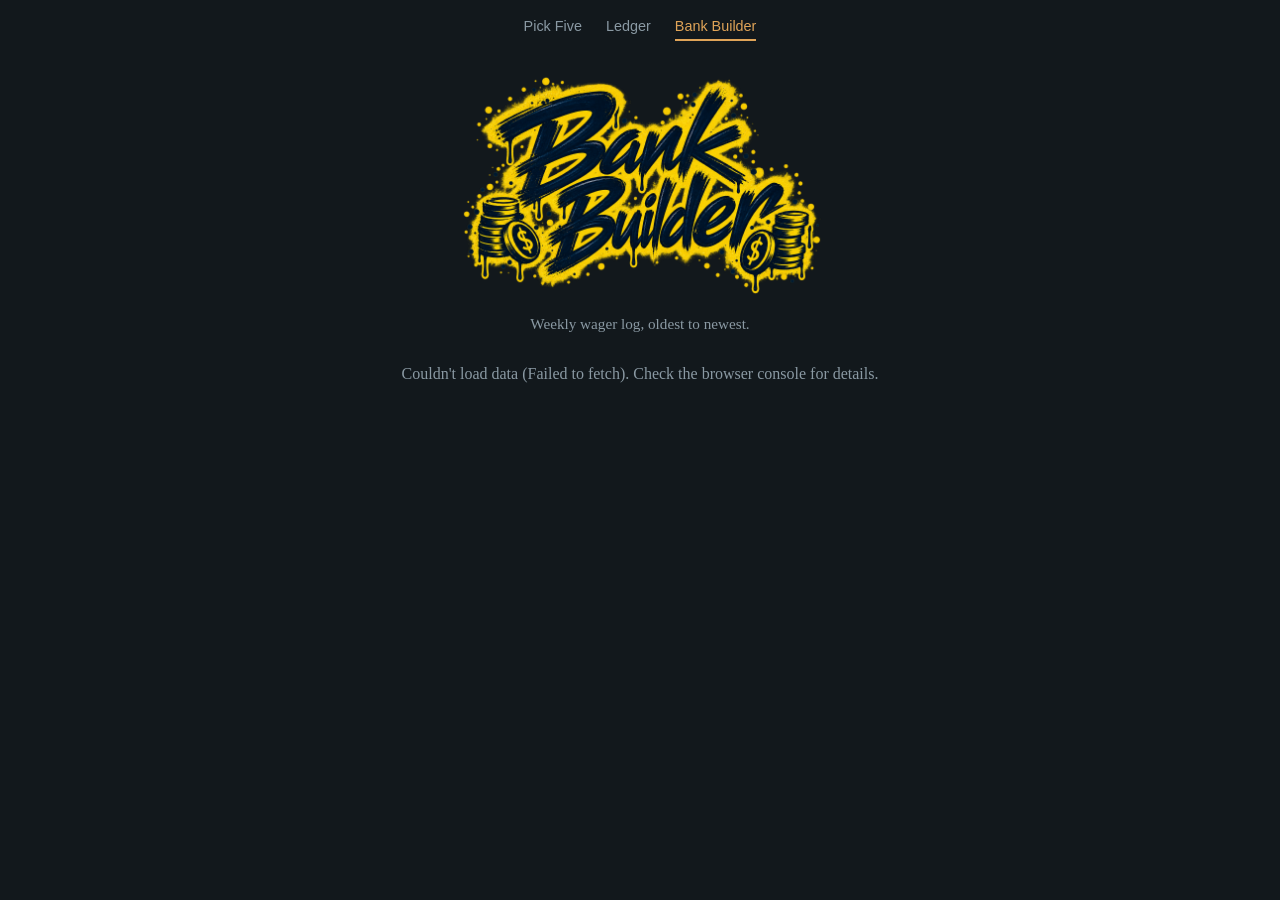
<file: bank-builder.html>
<!DOCTYPE html>
<html lang="en">
<head>
<meta charset="UTF-8">
<meta name="viewport" content="width=device-width, initial-scale=1.0">
<title>PickFive — Bank Builder</title>
<link rel="icon" href="assets/favicon.ico" sizes="any">
<link rel="apple-touch-icon" href="assets/apple-touch-icon.png">
<link rel="stylesheet" href="assets/styles.css">
<style>
  #content table th,
  #content table td {
    text-align: center;
  }

  td.balance-pos { color: var(--up); font-weight: 600; }
  td.balance-neg { color: var(--down); font-weight: 600; }

  .week-block {
    max-width: 1100px;
    margin: 0 auto 2rem;
  }

  .week-title {
    font-size: 1.05rem;
    font-weight: 600;
    margin: 0 0 0.5rem;
    font-family: -apple-system, BlinkMacSystemFont, "Segoe UI", Helvetica, Arial, sans-serif;
  }
</style>
</head>
<body>

<div id="nav-placeholder"></div>
<script src="assets/nav.js"></script>

<header>
  <img class="logo" src="assets/bank_builder_header.png" alt="Bank Builder">
  <p class="sub">Weekly wager log, oldest to newest.</p>
</header>

<div class="status" id="status">Loading entries&hellip;</div>

<div id="content" style="display:none;"></div>

<div class="empty-state" id="empty-state" style="display:none;">
  No entries yet.
</div>

<script>
  const CSV_URL = "https://docs.google.com/spreadsheets/d/e/2PACX-1vSCJ1xEWWQHvRJVkAtSH1OpjCxHtYvk1YXmKSsTspXwu3jkebG81SDs1_NB9ALOnV2zrUMvhwpyy4zi/pub?gid=249916722&single=true&output=csv";

  const HEADER_ALIASES = {
    "week": "week",
    "wager": "wager",
    "pick": "pick",
    "amount": "amount",
    "payout": "payout",
    "net": "net",
    "total": "total",
  };

  // Proper CSV parser - handles quoted fields with embedded commas
  // ("3-team parlay, MNF included") and escaped quotes (""), which a
  // plain split(',') would silently corrupt.
  function parseCSV(text) {
    const rows = [];
    let row = [];
    let field = "";
    let inQuotes = false;

    for (let i = 0; i < text.length; i++) {
      const c = text[i];
      if (inQuotes) {
        if (c === '"') {
          if (text[i + 1] === '"') { field += '"'; i++; }
          else inQuotes = false;
        } else {
          field += c;
        }
      } else {
        if (c === '"') inQuotes = true;
        else if (c === ",") { row.push(field); field = ""; }
        else if (c === "\n" || c === "\r") {
          if (c === "\r" && text[i + 1] === "\n") i++;
          row.push(field);
          rows.push(row);
          row = [];
          field = "";
        } else {
          field += c;
        }
      }
    }
    if (field !== "" || row.length) { row.push(field); rows.push(row); }
    return rows.filter((r) => r.length > 1 || r[0] !== "");
  }

  function normalizeHeader(h) {
    const key = (h || "").trim().toLowerCase();
    return HEADER_ALIASES[key] || key;
  }

  function normalizeNumber(v) {
    v = (v || "").trim();
    if (!v) return null;
    const negative = v.startsWith("(") && v.endsWith(")");
    v = v.replace(/[()]/g, "");
    v = v.replace(/[$,]/g, "").trim();
    if (!v) return null;
    const n = parseFloat(v);
    if (Number.isNaN(n)) return null;
    return negative ? -n : n;
  }

  function normalizeWeek(v) {
    v = (v || "").trim();
    if (!v) return null;
    const n = parseInt(v, 10);
    return Number.isNaN(n) ? null : n;
  }

  async function loadEntries() {
    try {
      const res = await fetch(CSV_URL, { cache: "no-store" });
      if (!res.ok) throw new Error(`HTTP ${res.status}`);
      const text = await res.text();
      const rows = parseCSV(text);
      if (rows.length < 1) return { entries: [], error: null };

      const headers = rows[0].map(normalizeHeader);
      const entries = [];

      for (const raw of rows.slice(1)) {
        const row = {};
        headers.forEach((h, i) => { row[h] = raw[i]; });

        const week = normalizeWeek(row.week);
        const wager = (row.wager || "").trim();
        const pick = (row.pick || "").trim();

        if (week === null || !wager || !pick) continue; // mirrors the sync script's required-field check

        entries.push({
          week,
          wager,
          pick,
          amount: normalizeNumber(row.amount),
          payout: normalizeNumber(row.payout),
          net: normalizeNumber(row.net),
          total: normalizeNumber(row.total),
        });
      }

      return { entries, error: null };
    } catch (e) {
      return { entries: null, error: e.message || "fetch failed" };
    }
  }

  function fmtMoney(n) {
    if (n === null || n === undefined) return "—";
    const sign = n < 0 ? "-" : "";
    return `${sign}$${Math.abs(n).toFixed(2)}`;
  }

  function groupByWeek(entries) {
    const byWeek = {};
    for (const e of entries) {
      if (!byWeek[e.week]) byWeek[e.week] = [];
      byWeek[e.week].push(e);
    }
    return Object.keys(byWeek)
      .map(Number)
      .sort((a, b) => a - b) // oldest week first
      .map((week) => ({ week, rows: byWeek[week] }));
  }

  function renderWeek(week, rows) {
    const netClass = (n) => (n > 0 ? "balance-pos" : n < 0 ? "balance-neg" : "");

    const rowsHtml = rows
      .map(
        (e) => `
      <tr>
        <td class="team">${e.wager}</td>
        <td class="team">${e.pick}</td>
        <td class="num">${fmtMoney(e.amount)}</td>
        <td class="num">${fmtMoney(e.payout)}</td>
        <td class="${netClass(e.net)}">${fmtMoney(e.net)}</td>
        <td class="${netClass(e.total)}">${fmtMoney(e.total)}</td>
      </tr>
    `
      )
      .join("");

    return `
      <div class="week-block">
        <div class="week-title">Week ${week}</div>
        <div class="table-wrap">
          <table>
            <thead>
              <tr>
                <th>Wager</th>
                <th>Pick</th>
                <th>Amount</th>
                <th>Payout</th>
                <th>Net</th>
                <th>Total</th>
              </tr>
            </thead>
            <tbody>${rowsHtml}</tbody>
          </table>
        </div>
      </div>
    `;
  }

  async function init() {
    const statusEl = document.getElementById("status");
    const { entries, error } = await loadEntries();

    if (error) {
      statusEl.textContent = "";
      const emptyEl = document.getElementById("empty-state");
      emptyEl.textContent = `Couldn't load data (${error}). Check the browser console for details.`;
      emptyEl.style.display = "block";
      return;
    }

    if (!entries || entries.length === 0) {
      statusEl.textContent = "";
      document.getElementById("empty-state").style.display = "block";
      return;
    }

    // Skip placeholder/no-data rows entirely - blank cells (null) and
    // literal 0s are treated the same here, since either way there's
    // nothing meaningful to show.
    const isEmptyRow = (e) =>
      (e.amount ?? 0) === 0 && (e.payout ?? 0) === 0 && (e.net ?? 0) === 0 && (e.total ?? 0) === 0;
    const visibleEntries = entries.filter((e) => !isEmptyRow(e));

    if (visibleEntries.length === 0) {
      statusEl.textContent = "";
      document.getElementById("empty-state").style.display = "block";
      return;
    }

    const weeks = groupByWeek(visibleEntries);
    statusEl.textContent = "";

    const content = document.getElementById("content");
    content.innerHTML = weeks.map(({ week, rows }) => renderWeek(week, rows)).join("");
    content.style.display = "block";
  }

  init();
</script>

</body>
</html>
</file>
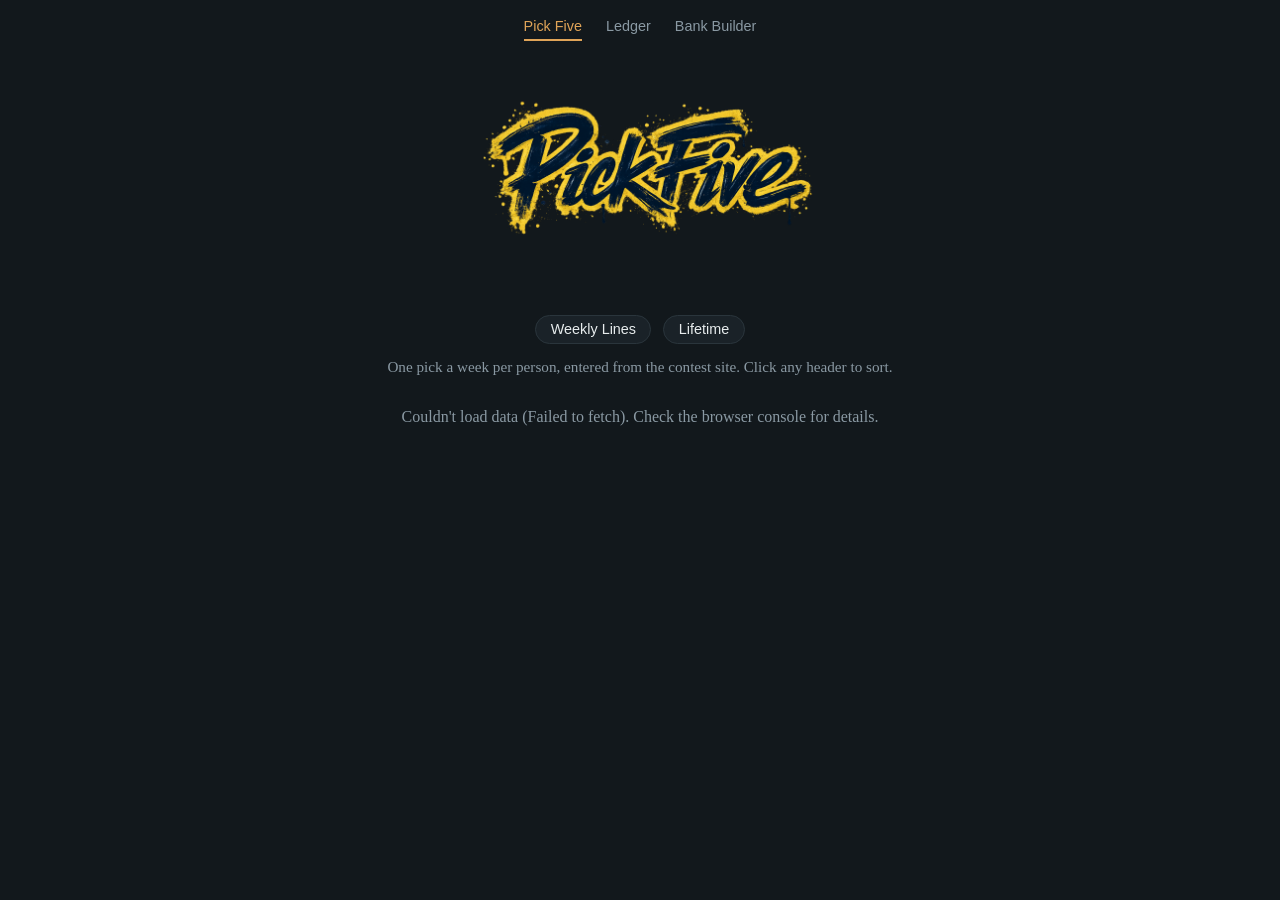
<file: current-season.html>
<!DOCTYPE html>
<html lang="en">
<head>
<meta charset="UTF-8">
<meta name="viewport" content="width=device-width, initial-scale=1.0">
<title>PickFive — Current Season</title>
<link rel="icon" href="assets/favicon.ico" sizes="any">
<link rel="apple-touch-icon" href="assets/apple-touch-icon.png">
<link rel="stylesheet" href="assets/styles.css">
<style>
  /* Picks-page-only override - center everything in both tables,
     rather than changing the shared right/left alignment rules
     used elsewhere on the site. */
  #standings-table th,
  #standings-table td,
  #history-table th,
  #history-table td {
    text-align: center;
  }

  /* Pick History filter row - same as the Lifetime page's. <td> cells, not
     <th>, so the sortable-header click handlers skip it. */
  #history-table thead tr.filter-row td {
    background: #d7dbdf;
    padding: 0.5rem 0.6rem;
    border-bottom: 1px solid var(--line);
    cursor: default;
  }

  #history-table thead tr.filter-row select {
    width: 100%;
    box-sizing: border-box;
    font-size: 0.82rem;
    padding: 0.3rem 0.4rem;
    text-align: center;
    text-align-last: center;
    background: #f2f3f5;
    color: #1a2228;
    border: 1px solid #b8bec3;
  }
</style>
</head>
<body>

<div id="nav-placeholder"></div>
<script src="assets/nav.js"></script>

<header>
  <img class="logo" src="assets/pickfive_header.png" alt="PickFive">
  <p class="sub" id="season-sub">One pick a week per person, entered from the contest site. Click any header to sort.</p>
</header>

<div class="status" id="status">Loading picks&hellip;</div>

<div id="content" style="display:none;">

  <div class="section-title">Standings</div>
  <div class="table-wrap">
    <table id="standings-table">
      <thead>
        <tr>
          <th data-key="person" data-type="string">Person</th>
          <th data-key="wins" data-type="number">W</th>
          <th data-key="losses" data-type="number">L</th>
          <th data-key="win_pct" data-type="number">W%</th>
          <th data-key="home_pct" data-type="number">Home W%</th>
          <th data-key="away_pct" data-type="number">Away W%</th>
          <th data-key="fav_pct" data-type="number">Fav W%</th>
          <th data-key="dog_pct" data-type="number">Dog W%</th>
          <th data-key="pending" data-type="number">Pending</th>
        </tr>
      </thead>
      <tbody></tbody>
    </table>
  </div>

  <div class="section-title">Pick History</div>
  <div class="table-wrap">
    <table id="history-table">
      <thead>
        <tr>
          <th data-key="week_sort" data-type="number">Week</th>
          <th data-key="person" data-type="string">Person</th>
          <th data-key="team_picked" data-type="string">Team</th>
          <th data-key="home_away" data-type="string">Home/Away</th>
          <th data-key="fav_dog" data-type="string">Fav/Dog</th>
          <th data-key="spread" data-type="number">Spread</th>
          <th data-key="result" data-type="string">Result</th>
        </tr>
        <tr class="filter-row">
          <td>
            <select id="history-week-filter">
              <option value="all">All</option>
            </select>
          </td>
          <td>
            <select id="history-person-filter">
              <option value="all">All</option>
            </select>
          </td>
          <td></td>
          <td></td>
          <td></td>
          <td></td>
          <td></td>
        </tr>
      </thead>
      <tbody></tbody>
    </table>
  </div>

</div>

<div class="empty-state" id="empty-state" style="display:none;">
  No picks yet.
</div>

<script src="assets/picks-shared.js"></script>
<script>
  const CSV_URL = "https://docs.google.com/spreadsheets/d/e/2PACX-1vSCJ1xEWWQHvRJVkAtSH1OpjCxHtYvk1YXmKSsTspXwu3jkebG81SDs1_NB9ALOnV2zrUMvhwpyy4zi/pub?gid=997480298&single=true&output=csv";

  const HEADER_ALIASES = {
    "year": "year",
    "week": "week",
    "person": "person",
    "team picked": "team_picked",
    "team_picked": "team_picked",
    "team": "team_picked",
    "home/away": "home_away",
    "home or away": "home_away",
    "spread": "spread",
    "result": "result",
    "w/l": "result",
  };

  // Proper CSV parser - handles quoted fields with embedded commas and
  // escaped quotes, which a plain split(',') would silently corrupt.
  function parseCSV(text) {
    const rows = [];
    let row = [];
    let field = "";
    let inQuotes = false;

    for (let i = 0; i < text.length; i++) {
      const c = text[i];
      if (inQuotes) {
        if (c === '"') {
          if (text[i + 1] === '"') { field += '"'; i++; }
          else inQuotes = false;
        } else {
          field += c;
        }
      } else {
        if (c === '"') inQuotes = true;
        else if (c === ",") { row.push(field); field = ""; }
        else if (c === "\n" || c === "\r") {
          if (c === "\r" && text[i + 1] === "\n") i++;
          row.push(field);
          rows.push(row);
          row = [];
          field = "";
        } else {
          field += c;
        }
      }
    }
    if (field !== "" || row.length) { row.push(field); rows.push(row); }
    return rows.filter((r) => r.length > 1 || r[0] !== "");
  }

  function normalizeHeader(h) {
    const key = (h || "").trim().toLowerCase();
    return HEADER_ALIASES[key] || key;
  }

  function normalizeHomeAway(v) {
    v = (v || "").trim().toLowerCase();
    if (v.startsWith("home")) return "Home";
    if (v.startsWith("away")) return "Away";
    return null;
  }

  function deriveFavDog(spread) {
    if (spread === null) return null;
    if (spread < 0) return "Favorite";
    if (spread > 0) return "Underdog";
    return "Pick'em";
  }

  function normalizeResult(v) {
    v = (v || "").trim().toUpperCase();
    if (v === "W" || v === "WIN") return "W";
    if (v === "L" || v === "LOSS") return "L";
    return null;
  }

  function normalizeYear(v) {
    v = (v || "").trim();
    if (!v) return null;
    const n = parseInt(v, 10);
    return Number.isNaN(n) ? null : n;
  }

  function normalizeSpread(v) {
    v = (v || "").trim().replace(/\+/g, "");
    if (!v) return null;
    const n = parseFloat(v);
    return Number.isNaN(n) ? null : n;
  }

  async function loadPicksLive() {
    try {
      const res = await fetch(CSV_URL, { cache: "no-store" });
      if (!res.ok) throw new Error(`HTTP ${res.status}`);
      const text = await res.text();
      const rows = parseCSV(text);
      if (rows.length < 1) return { picks: [], error: null };

      const headers = rows[0].map(normalizeHeader);
      const picks = [];

      for (const raw of rows.slice(1)) {
        const row = {};
        headers.forEach((h, i) => { row[h] = raw[i]; });

        const year = normalizeYear(row.year);
        const week = (row.week || "").trim();
        const person = (row.person || "").trim();
        const team_picked = (row.team_picked || "").trim();

        if (year === null || !week || !person || !team_picked) continue; // mirrors the sync script's required-field check

        const spread = normalizeSpread(row.spread);
        picks.push({
          year,
          week,
          person,
          team_picked,
          home_away: normalizeHomeAway(row.home_away),
          fav_dog: deriveFavDog(spread),
          spread,
          result: normalizeResult(row.result),
        });
      }

      return { picks, error: null };
    } catch (e) {
      return { picks: null, error: e.message || "fetch failed" };
    }
  }

  async function init() {
    const statusEl = document.getElementById("status");
    const { picks: allPicks, error } = await loadPicksLive();

    if (error) {
      statusEl.textContent = "";
      const emptyEl = document.getElementById("empty-state");
      emptyEl.textContent = `Couldn't load data (${error}). Check the browser console for details.`;
      emptyEl.style.display = "block";
      return;
    }

    if (!allPicks || allPicks.length === 0) {
      statusEl.textContent = "";
      document.getElementById("empty-state").style.display = "block";
      return;
    }

    const year = latestYear(allPicks);
    const seasonPicks = year === null ? allPicks : allPicks.filter((p) => p.year === year);

    document.getElementById("season-sub").textContent =
      `${year ?? "Current"} season. Click any header to sort.`;
    statusEl.textContent = "";
    document.getElementById("content").style.display = "block";

    renderStandings(buildStandings(seasonPicks));

    const weekFilter = document.getElementById("history-week-filter");
    const personFilter = document.getElementById("history-person-filter");
    populateSelect(weekFilter, distinctWeeks(seasonPicks), "All", fmtWeek);
    populateSelect(personFilter, [...new Set(seasonPicks.map((p) => p.person))].sort(), "All");

    function refreshHistory() {
      const week = weekFilter.value;
      const person = personFilter.value;
      renderHistory(seasonPicks.filter((p) =>
        (week === "all" || String(p.week) === week) && (person === "all" || p.person === person)), false);
    }
    weekFilter.addEventListener("change", refreshHistory);
    personFilter.addEventListener("change", refreshHistory);
    refreshHistory();
  }

  init();
</script>

</body>
</html>
</file>
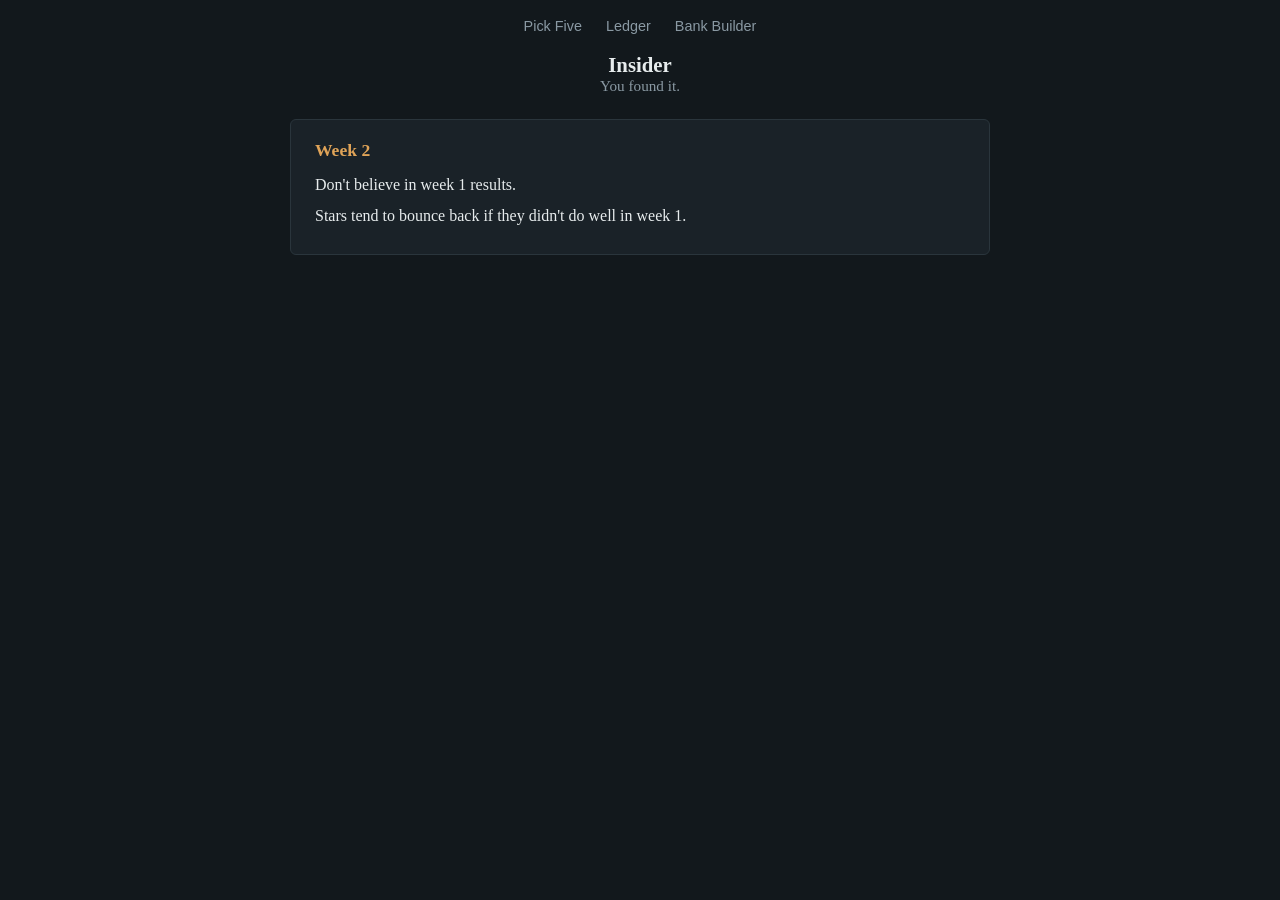
<file: insider.html>
<!DOCTYPE html>
<html lang="en">
<head>
<meta charset="UTF-8">
<meta name="viewport" content="width=device-width, initial-scale=1.0">
<title>PickFive — Insider</title>
<link rel="icon" href="assets/favicon.ico" sizes="any">
<link rel="apple-touch-icon" href="assets/apple-touch-icon.png">
<link rel="stylesheet" href="assets/styles.css">
<style>
  .advice-block {
    max-width: 700px;
    margin: 0 auto 1.5rem;
    padding: 1.25rem 1.5rem;
    border: 1px solid var(--line);
    border-radius: 6px;
    background: var(--panel);
  }

  .advice-week {
    font-size: 1.1rem;
    font-weight: 600;
    color: var(--amber);
    margin: 0 0 0.75rem;
    font-family: "Iowan Old Style", Georgia, serif;
  }

  .advice-block p {
    margin: 0.4rem 0;
    line-height: 1.5;
  }
</style>
</head>
<body>

<div id="nav-placeholder"></div>
<script src="assets/nav.js"></script>

<header>
  <p class="sub" style="font-size:1.3rem;font-weight:600;color:var(--text);font-family:'Iowan Old Style',Georgia,serif;">Insider</p>
  <p class="sub">You found it.</p>
</header>

<div class="advice-block">
  <div class="advice-week">Week 2</div>
  <p>Don't believe in week 1 results.</p>
  <p>Stars tend to bounce back if they didn't do well in week 1.</p>
</div>

</body>
</html>
</file>
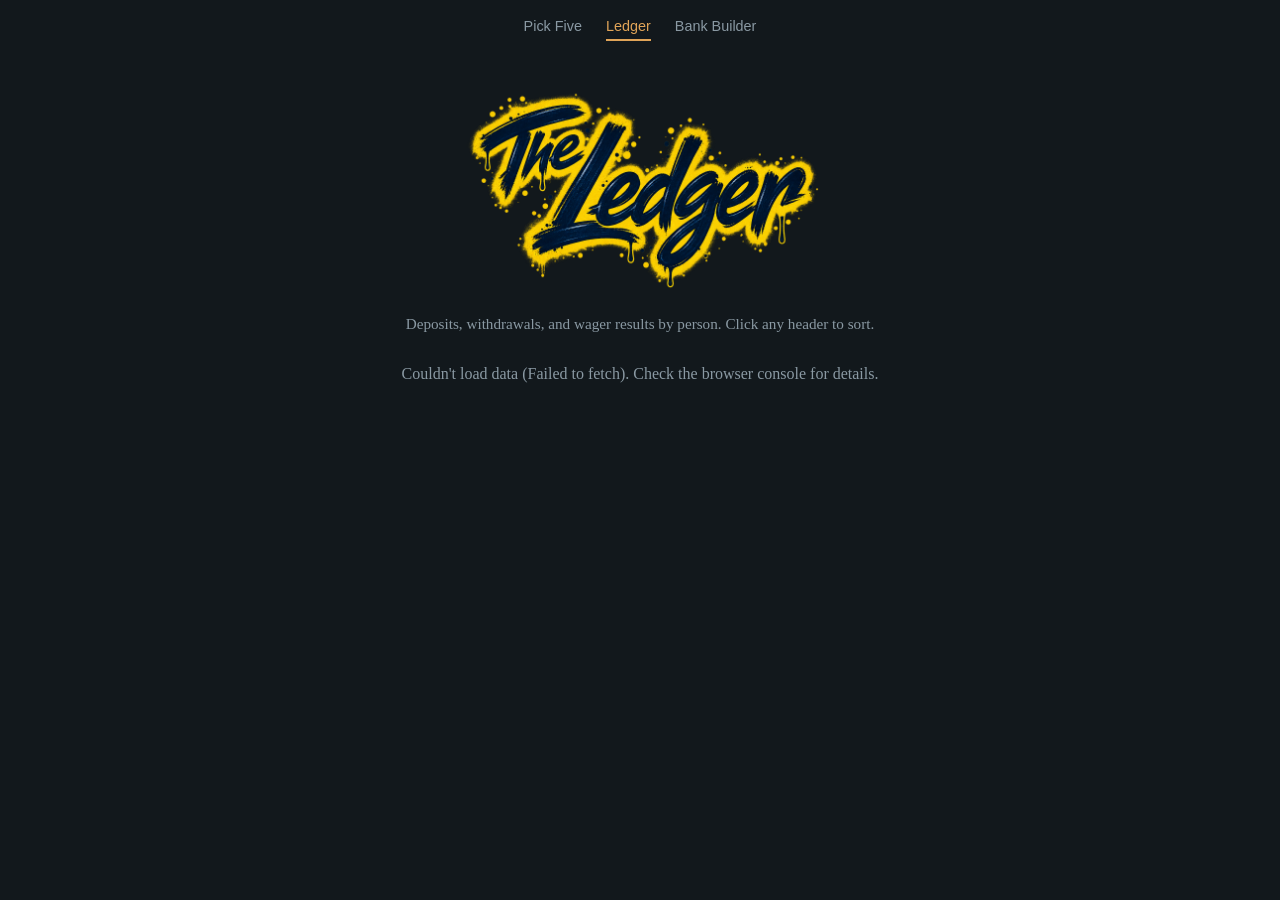
<file: ledger.html>
<!DOCTYPE html>
<html lang="en">
<head>
<meta charset="UTF-8">
<meta name="viewport" content="width=device-width, initial-scale=1.0">
<title>PickFive — Ledger</title>
<link rel="icon" href="assets/favicon.ico" sizes="any">
<link rel="apple-touch-icon" href="assets/apple-touch-icon.png">
<link rel="stylesheet" href="assets/styles.css">
<style>
  #ledger-table th,
  #ledger-table td,
  #monthly-table th,
  #monthly-table td {
    text-align: center;
  }

  /* Sticky first column (Name) so it stays visible while scrolling
     horizontally on narrow screens - without this you lose track of
     which row you're looking at once Year/Month/Win-Loss scroll off. */
  #monthly-table th:first-child,
  #monthly-table td:first-child {
    position: sticky;
    left: 0;
    z-index: 1;
  }

  /* The header row's corner cell is sticky in BOTH directions (top from
     the base stylesheet, left from above), so it needs to sit above
     everything else and can't be see-through as content scrolls under it. */
  #monthly-table thead th:first-child {
    z-index: 3;
    background: var(--panel);
  }

  #monthly-table thead tr.filter-row td:first-child {
    z-index: 3;
    background: #d7dbdf; /* matches the filter row's own background */
  }

  /* Body cells need an explicit background too, or content scrolling
     underneath would show through the "transparent" sticky cell. Using
     the page's own background keeps it seamless. Trade-off: the
     row-hover tint (tbody tr:hover) won't visibly extend into this one
     sticky cell, since it now paints its own background on top. */
  #monthly-table tbody td:first-child {
    background: var(--bg);
  }

  /* CSS-only "scroll shadow": a fade appears at whichever edge still has
     more table to scroll toward, and disappears once you've scrolled all
     the way there - no JS needed. (Classic Lea Verou scrolling-shadows
     technique: two gradients scroll with the content and mask themselves
     out, two more stay fixed to the edges and only show past the mask.) */
  #monthly-wrap {
    background:
      linear-gradient(to right, var(--bg) 30%, rgba(18, 24, 28, 0)),
      linear-gradient(to right, rgba(18, 24, 28, 0), var(--bg) 70%) 100% 0,
      linear-gradient(to right, rgba(0, 0, 0, 0.5), rgba(0, 0, 0, 0)),
      linear-gradient(to right, rgba(0, 0, 0, 0), rgba(0, 0, 0, 0.5)) 100% 0;
    background-repeat: no-repeat;
    background-color: var(--bg);
    background-size: 40px 100%, 40px 100%, 14px 100%, 14px 100%;
    background-attachment: local, local, scroll, scroll;
  }

  td.balance-pos { color: var(--up); font-weight: 600; }
  td.balance-neg { color: var(--down); font-weight: 600; }

  .clickable-cell {
    cursor: pointer;
    text-decoration: underline dotted;
    text-underline-offset: 3px;
  }
  .clickable-cell:hover { color: var(--amber) !important; }

  .modal-overlay {
    position: fixed;
    inset: 0;
    background: rgba(0, 0, 0, 0.6);
    display: flex;
    align-items: center;
    justify-content: center;
    z-index: 1000;
    padding: 1.5rem;
  }

  .modal-content {
    background: var(--panel);
    border: 1px solid var(--line);
    border-radius: 8px;
    padding: 1.25rem 1.5rem;
    max-width: 640px;
    width: 100%;
    max-height: 80vh;
    overflow-y: auto;
    font-family: -apple-system, BlinkMacSystemFont, "Segoe UI", Helvetica, Arial, sans-serif;
  }

  .modal-header {
    display: flex;
    justify-content: space-between;
    align-items: baseline;
    margin-bottom: 0.75rem;
  }

  .modal-header h2 {
    font-size: 1.1rem;
    margin: 0;
    color: var(--text);
    font-family: "Iowan Old Style", Georgia, serif;
  }

  .modal-close {
    background: none;
    border: none;
    color: var(--muted);
    font-size: 1.4rem;
    line-height: 1;
    cursor: pointer;
    padding: 0 0.25rem;
  }
  .modal-close:hover { color: var(--text); }

  .modal-content table {
    width: 100%;
    border-collapse: collapse;
    font-size: 0.88rem;
  }
  .modal-content th, .modal-content td {
    text-align: left;
    padding: 0.5rem 0.6rem;
    border-bottom: 1px solid var(--line);
  }
  .modal-content th { color: var(--muted); font-weight: 600; }
  .modal-content td.num { font-variant-numeric: tabular-nums; }

  #monthly-table thead tr.filter-row td {
    background: #d7dbdf;
    padding: 0.5rem 0.6rem;
    border-bottom: 1px solid var(--line);
    cursor: default;
  }

  #monthly-table thead tr.filter-row select {
    width: 100%;
    box-sizing: border-box;
    font-size: 0.82rem;
    padding: 0.3rem 0.4rem;
    text-align: center;
    text-align-last: center;
    background: #f2f3f5;
    color: #1a2228;
    border: 1px solid #b8bec3;
  }
</style>
</head>
<body>

<div id="nav-placeholder"></div>
<script src="assets/nav.js"></script>

<header>
  <img class="logo" id="ledger-logo" src="assets/ledger_header.png" alt="The Ledger">
  <p class="sub">Deposits, withdrawals, and wager results by person. Click any header to sort.</p>
</header>

<div class="status" id="status">Loading ledger&hellip;</div>

<div class="table-wrap" id="table-wrap" style="display:none;">
  <table id="ledger-table">
    <thead>
      <tr>
        <th data-key="name" data-type="string">Name</th>
        <th data-key="deposits" data-type="number">Deposits</th>
        <th data-key="withdraws" data-type="number">Withdraws</th>
        <th data-key="wager_net" data-type="number">Wager Win/Loss</th>
        <th data-key="balance" data-type="number">Current Balance</th>
      </tr>
    </thead>
    <tbody></tbody>
  </table>
</div>

<div class="empty-state" id="empty-state" style="display:none;">
  No ledger entries yet.
</div>

<div class="section-title" id="monthly-title" style="display:none;">Monthly Breakdown</div>
<div class="table-wrap" id="monthly-wrap" style="display:none;">
  <table id="monthly-table">
    <thead>
      <tr>
        <th data-key="name" data-type="string">Name</th>
        <th data-key="year" data-type="number">Year</th>
        <th data-key="month_num" data-type="number">Month</th>
        <th data-key="win_loss" data-type="number">Win/Loss</th>
      </tr>
      <tr class="filter-row">
        <td>
          <select id="monthly-name-filter">
            <option value="all">All</option>
          </select>
        </td>
        <td>
          <select id="monthly-year-filter">
            <option value="all">All</option>
          </select>
        </td>
        <td>
          <select id="monthly-month-filter">
            <option value="all">All</option>
          </select>
        </td>
        <td></td>
      </tr>
    </thead>
    <tbody></tbody>
  </table>
</div>

<script>
  const CSV_URL = "https://docs.google.com/spreadsheets/d/e/2PACX-1vSCJ1xEWWQHvRJVkAtSH1OpjCxHtYvk1YXmKSsTspXwu3jkebG81SDs1_NB9ALOnV2zrUMvhwpyy4zi/pub?gid=408282648&single=true&output=csv";

  const HEADER_ALIASES = {
    "date": "date",
    "name": "name",
    "bet": "bet",
    "bet_amount": "bet_amount",
    "bet amount": "bet_amount",
    "payout": "payout",
    "net": "net",
  };

  // Proper CSV parser - handles quoted fields with embedded commas and
  // escaped quotes, which a plain split(',') would silently corrupt.
  function parseCSV(text) {
    const rows = [];
    let row = [];
    let field = "";
    let inQuotes = false;

    for (let i = 0; i < text.length; i++) {
      const c = text[i];
      if (inQuotes) {
        if (c === '"') {
          if (text[i + 1] === '"') { field += '"'; i++; }
          else inQuotes = false;
        } else {
          field += c;
        }
      } else {
        if (c === '"') inQuotes = true;
        else if (c === ",") { row.push(field); field = ""; }
        else if (c === "\n" || c === "\r") {
          if (c === "\r" && text[i + 1] === "\n") i++;
          row.push(field);
          rows.push(row);
          row = [];
          field = "";
        } else {
          field += c;
        }
      }
    }
    if (field !== "" || row.length) { row.push(field); rows.push(row); }
    return rows.filter((r) => r.length > 1 || r[0] !== "");
  }

  function normalizeHeader(h) {
    const key = (h || "").trim().toLowerCase();
    return HEADER_ALIASES[key] || key;
  }

  function normalizeNumber(v) {
    v = (v || "").trim();
    if (!v) return null;
    const negative = v.startsWith("(") && v.endsWith(")");
    v = v.replace(/[()]/g, "");
    v = v.replace(/[$,]/g, "").trim();
    if (!v) return null;
    const n = parseFloat(v);
    if (Number.isNaN(n)) return null;
    return negative ? -n : n;
  }

  async function loadLedger() {
    try {
      const res = await fetch(CSV_URL, { cache: "no-store" });
      if (!res.ok) throw new Error(`HTTP ${res.status}`);
      const text = await res.text();
      const rows = parseCSV(text);
      if (rows.length < 1) return { entries: [], error: null };

      const headers = rows[0].map(normalizeHeader);
      const entries = [];

      for (const raw of rows.slice(1)) {
        const row = {};
        headers.forEach((h, i) => { row[h] = raw[i]; });

        const date = (row.date || "").trim();
        const name = (row.name || "").trim();
        const bet = (row.bet || "").trim();
        if (!date || !name || !bet) continue; // mirrors the sync script's required-field check

        // Flags (but doesn't block) a year-less date like "9/1" instead
        // of "9/1/2025" - same check fetch_ledger.py used to run.
        if (/^\d{1,2}[/-]\d{1,2}$/.test(date)) {
          console.warn(`Date ${date} has no year - reformat the Date column in the sheet to include one`);
        }

        const payout = normalizeNumber(row.payout);
        const net = normalizeNumber(row.net);
        const isTransfer = bet.toLowerCase().includes("transfer");

        let type;
        if (isTransfer) {
          if (payout === null || payout === 0) continue; // can't classify deposit vs withdraw without a signed amount
          type = payout > 0 ? "deposit" : "withdraw";
        } else {
          type = "wager";
        }

        entries.push({
          date,
          name,
          bet,
          bet_amount: normalizeNumber(row.bet_amount),
          payout,
          net,
          type,
        });
      }

      return { entries, error: null };
    } catch (e) {
      return { entries: null, error: e.message || "fetch failed" };
    }
  }

  function fmtMoney(n) {
    if (n === null || n === undefined) return "—";
    const sign = n < 0 ? "-" : "";
    return `${sign}$${Math.abs(n).toFixed(2)}`;
  }

  const MONTH_NAMES = ["Jan", "Feb", "Mar", "Apr", "May", "Jun", "Jul", "Aug", "Sep", "Oct", "Nov", "Dec"];

  function parseMonthYear(dateStr) {
    // Expects M/D/YYYY, M/D/YY, or the equivalent with dashes. Returns
    // {year, month} as numbers, or nulls if the date can't be parsed
    // (e.g. still missing a year) rather than guessing.
    const parts = (dateStr || "").trim().split(/[/-]/);
    if (parts.length < 3) return { year: null, month: null };

    const month = parseInt(parts[0], 10);
    let year = parseInt(parts[2], 10);
    if (Number.isNaN(month) || Number.isNaN(year)) return { year: null, month: null };

    if (year < 100) year += 2000; // 2-digit year, e.g. "25" -> 2025
    if (month < 1 || month > 12) return { year: null, month: null };

    return { year, month };
  }

  function buildMonthly(entries) {
    const byKey = {};
    const namesSet = new Set(); // every person who's appeared in any entry (wager or transfer)
    let minK = null; // earliest (year, month) across ALL entries, as a continuous month index
    let maxK = null; // latest, before extending through the present below

    for (const e of entries) {
      namesSet.add(e.name);

      const { year, month } = parseMonthYear(e.date);
      if (year !== null && month !== null) {
        const k = year * 12 + (month - 1);
        if (minK === null || k < minK) minK = k;
        if (maxK === null || k > maxK) maxK = k;
      }

      if (e.type !== "wager") continue; // win/loss summing stays wager-only

      const key = `${e.name}|${year ?? "unknown"}|${month ?? "unknown"}`;
      if (!byKey[key]) {
        byKey[key] = { name: e.name, year, month_num: month, win_loss: 0 };
      }
      byKey[key].win_loss += e.net ?? 0;
    }

    // Zero-fill: every known person gets a $0 row for every real month
    // in the FULL continuous range - from the earliest entry anywhere
    // in the data through the current real-world month - even a month
    // where literally nobody has any entry at all. The synthetic
    // "Unknown" bucket (unparseable dates) is deliberately excluded
    // from this range fill; it's a data-quality flag, not a real month.
    if (minK !== null) {
      const now = new Date();
      const todayK = now.getFullYear() * 12 + now.getMonth(); // getMonth() is already 0-11
      if (todayK > maxK) maxK = todayK;

      for (const name of namesSet) {
        for (let k = minK; k <= maxK; k++) {
          const year = Math.floor(k / 12);
          const month = (k % 12) + 1;
          const key = `${name}|${year}|${month}`;
          if (!byKey[key]) {
            byKey[key] = { name, year, month_num: month, win_loss: 0 };
          }
        }
      }
    }

    return Object.values(byKey);
  }

  function buildRollup(entries) {
    const byName = {};
    for (const e of entries) {
      if (!byName[e.name]) {
        byName[e.name] = { name: e.name, deposits: 0, withdraws: 0, wager_net: 0 };
      }
      const row = byName[e.name];
      if (e.type === "deposit") row.deposits += e.payout ?? 0;
      else if (e.type === "withdraw") row.withdraws += Math.abs(e.payout ?? 0);
      else if (e.type === "wager") row.wager_net += e.net ?? 0;
    }

    return Object.values(byName).map((r) => ({
      ...r,
      balance: r.deposits - r.withdraws + r.wager_net,
    }));
  }

  function renderTable(rows) {
    const tbody = document.querySelector("#ledger-table tbody");
    let currentSort = { key: null, dir: 1 };

    function draw(data) {
      tbody.innerHTML = "";
      for (const r of data) {
        const tr = document.createElement("tr");
        const balClass = r.balance > 0 ? "balance-pos" : r.balance < 0 ? "balance-neg" : "";
        tr.innerHTML = `
          <td class="team">${r.name}</td>
          <td class="num clickable-cell">${fmtMoney(r.deposits)}</td>
          <td class="num clickable-cell">${fmtMoney(r.withdraws)}</td>
          <td class="num clickable-cell">${fmtMoney(r.wager_net)}</td>
          <td class="${balClass}">${fmtMoney(r.balance)}</td>
        `;
        const cells = tr.querySelectorAll(".clickable-cell");
        cells[0].addEventListener("click", () => showTransferModal(r.name, "deposit"));
        cells[1].addEventListener("click", () => showTransferModal(r.name, "withdraw"));
        cells[2].addEventListener("click", () => showYearlyModal(r.name));
        tbody.appendChild(tr);
      }
    }

    draw(rows);

    document.querySelectorAll("#ledger-table thead th").forEach((th) => {
      th.addEventListener("click", () => {
        const key = th.dataset.key;
        const type = th.dataset.type;
        const dir = currentSort.key === key ? -currentSort.dir : 1;
        currentSort = { key, dir };

        document.querySelectorAll("#ledger-table thead th .arrow").forEach((a) => a.remove());
        const arrow = document.createElement("span");
        arrow.className = "arrow";
        arrow.textContent = dir === 1 ? "▲" : "▼";
        th.appendChild(arrow);

        const sorted = [...rows].sort((a, b) => {
          let av = a[key];
          let bv = b[key];
          if (type === "number") {
            return ((av ?? -Infinity) - (bv ?? -Infinity)) * dir;
          }
          av = (av ?? "").toString().toLowerCase();
          bv = (bv ?? "").toString().toLowerCase();
          return av.localeCompare(bv) * dir;
        });

        draw(sorted);
      });
    });
  }

  function renderMonthlyTable(rows) {
    const tbody = document.querySelector("#monthly-table tbody");
    let currentSort = { key: null, dir: 1 };

    function draw(data) {
      tbody.innerHTML = "";
      for (const r of data) {
        const tr = document.createElement("tr");
        const wlClass = r.win_loss > 0 ? "balance-pos" : r.win_loss < 0 ? "balance-neg" : "";
        const monthLabel = r.month_num ? MONTH_NAMES[r.month_num - 1] : "Unknown";
        tr.innerHTML = `
          <td class="team">${r.name}</td>
          <td class="${r.year === null ? 'blank' : 'num'}">${r.year ?? "—"}</td>
          <td class="${r.month_num === null ? 'blank' : 'num'}">${monthLabel}</td>
          <td class="${wlClass} clickable-cell">${fmtMoney(r.win_loss)}</td>
        `;
        tr.querySelector(".clickable-cell").addEventListener("click", () => {
          showTransactionModal(r.name, r.year, r.month_num);
        });
        tbody.appendChild(tr);
      }
    }

    draw(rows);

    document.querySelectorAll("#monthly-table thead th").forEach((th) => {
      th.addEventListener("click", () => {
        const key = th.dataset.key;
        const type = th.dataset.type;
        const dir = currentSort.key === key ? -currentSort.dir : 1;
        currentSort = { key, dir };

        document.querySelectorAll("#monthly-table thead th .arrow").forEach((a) => a.remove());
        const arrow = document.createElement("span");
        arrow.className = "arrow";
        arrow.textContent = dir === 1 ? "▲" : "▼";
        th.appendChild(arrow);

        const sorted = [...rows].sort((a, b) => {
          let av = a[key];
          let bv = b[key];
          if (type === "number") {
            return ((av ?? -Infinity) - (bv ?? -Infinity)) * dir;
          }
          av = (av ?? "").toString().toLowerCase();
          bv = (bv ?? "").toString().toLowerCase();
          return av.localeCompare(bv) * dir;
        });

        draw(sorted);
      });
    });
  }

  let ALL_MONTHLY = [];
  let ALL_ENTRIES = [];

  function renderTxnModal(title, headers, rowsHtml, rowCount, emptyLabel) {
    document.getElementById("txn-modal-title").textContent = title;
    document.querySelector("#txn-modal table thead tr").innerHTML = headers.map((h) => `<th>${h}</th>`).join("");
    document.getElementById("txn-modal-body").innerHTML = rowCount
      ? rowsHtml
      : `<tr><td colspan="${headers.length}">No ${emptyLabel} found.</td></tr>`;
    document.getElementById("txn-modal").style.display = "flex";
  }

  function showTransactionModal(name, year, month) {
    const monthLabel = month ? MONTH_NAMES[month - 1] : "Unknown";
    const periodLabel = year === null || month === null ? "date unresolved" : `${monthLabel} ${year}`;

    const txns = ALL_ENTRIES.filter((e) => {
      if (e.type !== "wager" || e.name !== name) return false;
      const { year: y, month: m } = parseMonthYear(e.date);
      return y === year && m === month;
    });

    const rowsHtml = txns
      .map(
        (e) => `
      <tr>
        <td>${e.date}</td>
        <td>${e.bet}</td>
        <td class="num">${fmtMoney(e.bet_amount)}</td>
        <td class="num">${fmtMoney(e.payout)}</td>
        <td class="num">${fmtMoney(e.net)}</td>
      </tr>
    `
      )
      .join("");

    renderTxnModal(`${name} — ${periodLabel}`, ["Date", "Bet", "Bet Amount", "Payout", "Net"], rowsHtml, txns.length, "transactions");
  }

  function showTransferModal(name, transferType) {
    const label = transferType === "deposit" ? "Deposits" : "Withdraws";
    const txns = ALL_ENTRIES.filter((e) => e.type === transferType && e.name === name);

    const rowsHtml = txns
      .map(
        (e) => `
      <tr>
        <td>${e.date}</td>
        <td>${e.bet}</td>
        <td class="num">${fmtMoney(e.payout)}</td>
      </tr>
    `
      )
      .join("");

    renderTxnModal(`${name} — ${label}`, ["Date", "Type", "Amount"], rowsHtml, txns.length, label.toLowerCase());
  }

  function closeTransactionModal() {
    document.getElementById("txn-modal").style.display = "none";
  }

  function showYearlyModal(name) {
    const byYear = {};
    for (const e of ALL_ENTRIES) {
      if (e.type !== "wager" || e.name !== name) continue;
      const { year } = parseMonthYear(e.date);
      const key = year ?? "unknown";
      byYear[key] = (byYear[key] ?? 0) + (e.net ?? 0);
    }

    const rows = Object.entries(byYear).sort(([a], [b]) => {
      if (a === "unknown") return 1; // Unknown always sorts last
      if (b === "unknown") return -1;
      return Number(b) - Number(a); // most recent year first
    });

    document.getElementById("yearly-modal-title").textContent = `${name} — Win/Loss by Year`;

    const tbody = document.getElementById("yearly-modal-body");
    tbody.innerHTML = rows.length
      ? rows
          .map(([year, net]) => {
            const cls = net > 0 ? "balance-pos" : net < 0 ? "balance-neg" : "";
            return `
        <tr>
          <td>${year === "unknown" ? "Unknown" : year}</td>
          <td class="num ${cls}">${fmtMoney(net)}</td>
        </tr>
      `;
          })
          .join("")
      : `<tr><td colspan="2">No wagers found.</td></tr>`;

    document.getElementById("yearly-modal").style.display = "flex";
  }

  function closeYearlyModal() {
    document.getElementById("yearly-modal").style.display = "none";
  }

  function populateSelect(select, values, allLabel) {
    select.innerHTML = `<option value="all">${allLabel}</option>`;
    for (const v of values) {
      const opt = document.createElement("option");
      opt.value = String(v);
      opt.textContent = v;
      select.appendChild(opt);
    }
  }

  function sortMonthlyDefault(rows) {
    // Groups each person's months together, in chronological order -
    // this is the table's baseline order, separate from whatever a
    // header click temporarily overrides it with.
    return [...rows].sort((a, b) => {
      if (a.name !== b.name) return a.name.localeCompare(b.name);
      const ay = a.year ?? Infinity; // Unknown-period rows sort last within a person
      const by = b.year ?? Infinity;
      if (ay !== by) return ay - by;
      const am = a.month_num ?? Infinity;
      const bm = b.month_num ?? Infinity;
      return am - bm;
    });
  }

  function refreshMonthly() {
    const name = document.getElementById("monthly-name-filter").value;
    const year = document.getElementById("monthly-year-filter").value;
    const month = document.getElementById("monthly-month-filter").value;

    const filtered = ALL_MONTHLY.filter((r) => {
      if (name !== "all" && r.name !== name) return false;
      if (year !== "all" && String(r.year) !== year) return false;
      if (month !== "all" && String(r.month_num) !== month) return false;
      return true;
    });

    renderMonthlyTable(sortMonthlyDefault(filtered));
  }

  async function init() {
    const statusEl = document.getElementById("status");
    const { entries, error } = await loadLedger();

    if (error) {
      statusEl.textContent = "";
      const emptyEl = document.getElementById("empty-state");
      emptyEl.textContent = `Couldn't load data (${error}). Check the browser console for details.`;
      emptyEl.style.display = "block";
      return;
    }

    if (!entries || entries.length === 0) {
      statusEl.textContent = "";
      document.getElementById("empty-state").style.display = "block";
      return;
    }

    ALL_ENTRIES = entries;

    document.getElementById("txn-modal-close").addEventListener("click", closeTransactionModal);
    document.getElementById("txn-modal").addEventListener("click", (e) => {
      if (e.target.id === "txn-modal") closeTransactionModal(); // click on the dark overlay, not the card itself
    });

    document.getElementById("yearly-modal-close").addEventListener("click", closeYearlyModal);
    document.getElementById("yearly-modal").addEventListener("click", (e) => {
      if (e.target.id === "yearly-modal") closeYearlyModal();
    });

    document.addEventListener("keydown", (e) => {
      if (e.key === "Escape") {
        closeTransactionModal();
        closeYearlyModal();
      }
    });

    const rollup = buildRollup(entries);
    statusEl.textContent = `${rollup.length} people tracked`;
    document.getElementById("table-wrap").style.display = "block";
    renderTable(rollup);

    ALL_MONTHLY = buildMonthly(entries);
    document.getElementById("monthly-title").style.display = "block";
    document.getElementById("monthly-wrap").style.display = "block";

    const names = [...new Set(ALL_MONTHLY.map((r) => r.name))].sort();
    populateSelect(document.getElementById("monthly-name-filter"), names, "All");

    const years = [...new Set(ALL_MONTHLY.map((r) => r.year))].sort((a, b) => (b ?? -Infinity) - (a ?? -Infinity));
    const yearSelect = document.getElementById("monthly-year-filter");
    yearSelect.innerHTML = `<option value="all">All</option>`;
    for (const y of years) {
      const opt = document.createElement("option");
      opt.value = y === null ? "null" : String(y);
      opt.textContent = y === null ? "Unknown" : y;
      yearSelect.appendChild(opt);
    }

    const months = [...new Set(ALL_MONTHLY.map((r) => r.month_num))].sort((a, b) => (a ?? 99) - (b ?? 99));
    const monthSelect = document.getElementById("monthly-month-filter");
    monthSelect.innerHTML = `<option value="all">All</option>`;
    for (const m of months) {
      const opt = document.createElement("option");
      opt.value = m === null ? "null" : String(m);
      opt.textContent = m === null ? "Unknown" : MONTH_NAMES[m - 1];
      monthSelect.appendChild(opt);
    }

    document.getElementById("monthly-name-filter").addEventListener("change", refreshMonthly);
    document.getElementById("monthly-year-filter").addEventListener("change", refreshMonthly);
    document.getElementById("monthly-month-filter").addEventListener("change", refreshMonthly);

    renderMonthlyTable(sortMonthlyDefault(ALL_MONTHLY));
  }

  init();

  // Hidden navigation - no visual hint (no cursor change, no link
  // preview on hover), deliberately not referenced anywhere in nav.html.
  document.getElementById("ledger-logo").addEventListener("click", () => {
    window.location.href = "insider.html";
  });
</script>

<div class="modal-overlay" id="txn-modal" style="display:none;">
  <div class="modal-content">
    <div class="modal-header">
      <h2 id="txn-modal-title">Transactions</h2>
      <button class="modal-close" id="txn-modal-close" aria-label="Close">&times;</button>
    </div>
    <table>
      <thead>
        <tr>
          <th>Date</th>
          <th>Bet</th>
          <th>Bet Amount</th>
          <th>Payout</th>
          <th>Net</th>
        </tr>
      </thead>
      <tbody id="txn-modal-body"></tbody>
    </table>
  </div>
</div>

<div class="modal-overlay" id="yearly-modal" style="display:none;">
  <div class="modal-content">
    <div class="modal-header">
      <h2 id="yearly-modal-title">Win/Loss by Year</h2>
      <button class="modal-close" id="yearly-modal-close" aria-label="Close">&times;</button>
    </div>
    <table>
      <thead>
        <tr>
          <th>Year</th>
          <th>Win/Loss</th>
        </tr>
      </thead>
      <tbody id="yearly-modal-body"></tbody>
    </table>
  </div>
</div>

</body>
</html>
</file>
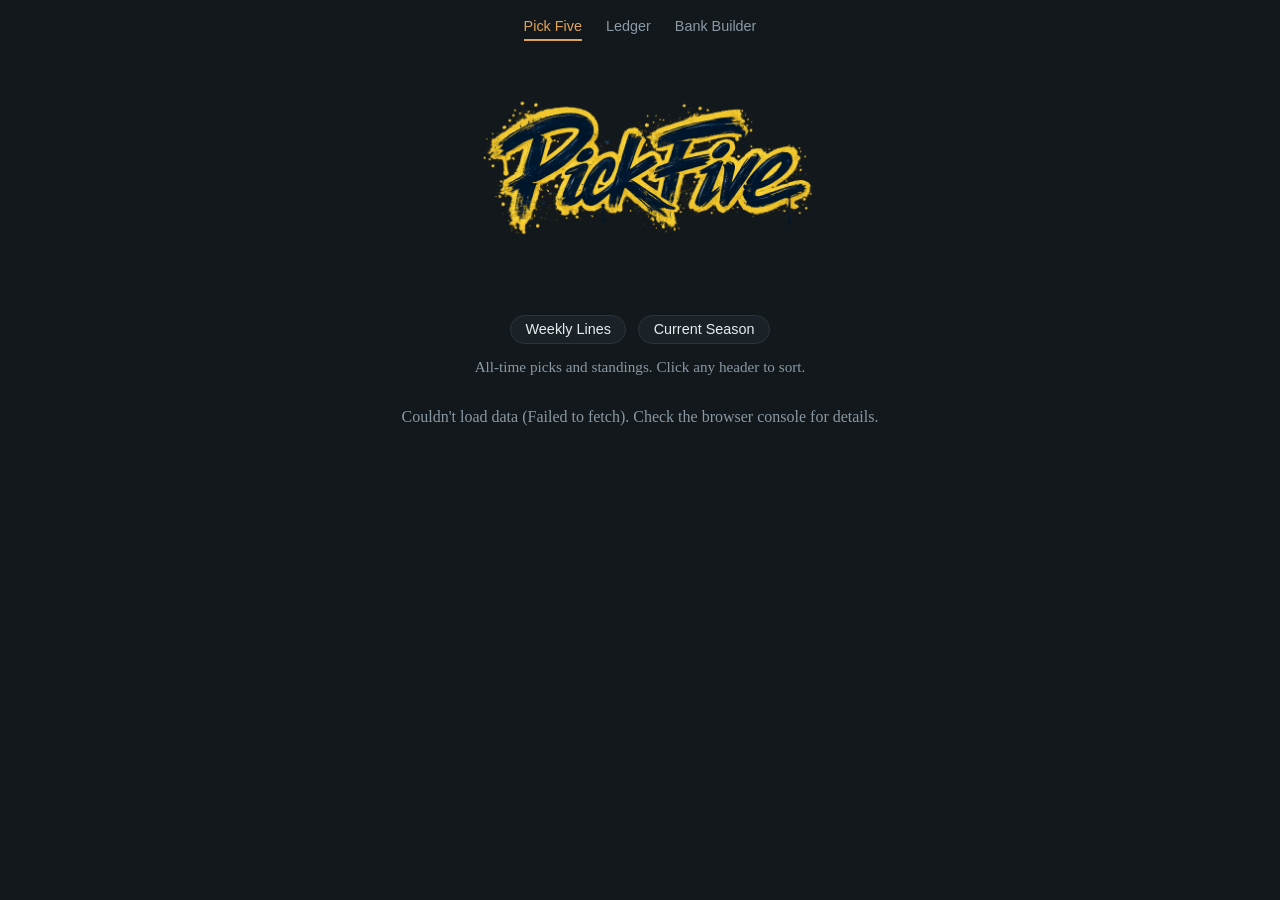
<file: lifetime.html>
<!DOCTYPE html>
<html lang="en">
<head>
<meta charset="UTF-8">
<meta name="viewport" content="width=device-width, initial-scale=1.0">
<title>PickFive — Lifetime</title>
<link rel="icon" href="assets/favicon.ico" sizes="any">
<link rel="apple-touch-icon" href="assets/apple-touch-icon.png">
<link rel="stylesheet" href="assets/styles.css">
<style>
  /* Picks-page-only override - center everything in both tables,
     rather than changing the shared right/left alignment rules
     used elsewhere on the site. */
  #standings-table th,
  #standings-table td,
  #history-table th,
  #history-table td {
    text-align: center;
  }

  .filter-bar {
    max-width: 1100px;
    margin: 0 auto 0.75rem;
    display: flex;
    flex-wrap: wrap;
    align-items: center;
    gap: 0.5rem 1.2rem;
    font-family: -apple-system, BlinkMacSystemFont, "Segoe UI", Helvetica, Arial, sans-serif;
    font-size: 0.9rem;
    color: var(--muted);
  }

  .filter-bar .filter-group {
    display: flex;
    align-items: center;
    gap: 0.4rem;
  }

  select {
    background: var(--panel);
    color: var(--text);
    border: 1px solid var(--line);
    border-radius: 4px;
    padding: 0.4rem 0.6rem;
    font-size: 0.9rem;
    font-family: -apple-system, BlinkMacSystemFont, "Segoe UI", Helvetica, Arial, sans-serif;
  }

  /* The Pick History filter row lives inside <thead> as <td> cells (not
     <th>) specifically so it's excluded from the sortable-header click
     handlers and hover styling - this row filters, it doesn't sort.
     Sharing the table's own column layout is what guarantees each
     select lines up exactly with the header above it. */
  #history-table thead tr.filter-row td {
    background: #d7dbdf;
    padding: 0.5rem 0.6rem;
    border-bottom: 1px solid var(--line);
    cursor: default;
  }

  #history-table thead tr.filter-row select {
    width: 100%;
    box-sizing: border-box;
    font-size: 0.82rem;
    padding: 0.3rem 0.4rem;
    text-align: center;
    text-align-last: center; /* Firefox needs this to center the closed-state text */
    background: #f2f3f5;
    color: #1a2228;
    border: 1px solid #b8bec3;
  }

  .stat-block {
    max-width: 1100px;
    margin: 0 auto 1.5rem;
    padding: 1rem 1.2rem;
    border: 1px solid var(--line);
    border-radius: 6px;
    background: var(--panel);
    font-family: -apple-system, BlinkMacSystemFont, "Segoe UI", Helvetica, Arial, sans-serif;
    font-size: 0.95rem;
  }

  .stat-line {
    margin: 0.25rem 0;
  }

  .stat-label {
    color: var(--muted);
  }

  .stat-value {
    color: var(--amber);
    font-weight: 600;
  }

  .clickable-cell {
    cursor: pointer;
    text-decoration: underline dotted;
    text-underline-offset: 3px;
  }
  .clickable-cell:hover { color: var(--amber) !important; }

  .modal-overlay {
    position: fixed;
    inset: 0;
    background: rgba(0, 0, 0, 0.6);
    display: flex;
    align-items: center;
    justify-content: center;
    z-index: 1000;
    padding: 1.5rem;
  }

  .modal-content {
    background: var(--panel);
    border: 1px solid var(--line);
    border-radius: 8px;
    padding: 1.25rem 1.5rem;
    max-width: 480px;
    width: 100%;
    font-family: -apple-system, BlinkMacSystemFont, "Segoe UI", Helvetica, Arial, sans-serif;
  }

  .modal-header {
    display: flex;
    justify-content: space-between;
    align-items: baseline;
    margin-bottom: 0.75rem;
  }

  .modal-header h2 {
    font-size: 1.1rem;
    margin: 0;
    color: var(--text);
    font-family: "Iowan Old Style", Georgia, serif;
  }

  .modal-close {
    background: none;
    border: none;
    color: var(--muted);
    font-size: 1.4rem;
    line-height: 1;
    cursor: pointer;
    padding: 0 0.25rem;
  }
  .modal-close:hover { color: var(--text); }
</style>
</head>
<body>

<div id="nav-placeholder"></div>
<script src="assets/nav.js"></script>

<header>
  <img class="logo" src="assets/pickfive_header.png" alt="PickFive">
  <p class="sub">All-time picks and standings. Click any header to sort.</p>
</header>

<div id="content" style="display:none;">

  <div class="stat-block" id="team-rollup"></div>

  <div class="section-title">Standings</div>
  <div class="filter-bar">
    <div class="filter-group">
      <label for="standings-year-filter">Year:</label>
      <select id="standings-year-filter">
        <option value="all">All Time</option>
      </select>
    </div>
  </div>
  <div class="table-wrap">
    <table id="standings-table">
      <thead>
        <tr>
          <th data-key="person" data-type="string">Person</th>
          <th data-key="wins" data-type="number">W</th>
          <th data-key="losses" data-type="number">L</th>
          <th data-key="win_pct" data-type="number">W%</th>
          <th data-key="home_pct" data-type="number">Home W%</th>
          <th data-key="away_pct" data-type="number">Away W%</th>
          <th data-key="fav_pct" data-type="number">Fav W%</th>
          <th data-key="dog_pct" data-type="number">Dog W%</th>
          <th data-key="pending" data-type="number">Pending</th>
        </tr>
      </thead>
      <tbody></tbody>
    </table>
  </div>

  <div class="section-title">Pick History</div>
  <div class="table-wrap">
    <table id="history-table">
      <thead>
        <tr>
          <th data-key="year" data-type="number">Year</th>
          <th data-key="week_sort" data-type="number">Week</th>
          <th data-key="person" data-type="string">Person</th>
          <th data-key="team_picked" data-type="string">Team</th>
          <th data-key="home_away" data-type="string">Home/Away</th>
          <th data-key="fav_dog" data-type="string">Fav/Dog</th>
          <th data-key="spread" data-type="number">Spread</th>
          <th data-key="result" data-type="string">Result</th>
        </tr>
        <tr class="filter-row">
          <td>
            <select id="history-year-filter">
              <option value="all">All</option>
            </select>
          </td>
          <td>
            <select id="history-week-filter">
              <option value="all">All</option>
            </select>
          </td>
          <td>
            <select id="history-person-filter">
              <option value="all">All</option>
            </select>
          </td>
          <td></td>
          <td>
            <select id="history-homeaway-filter">
              <option value="all">All</option>
              <option value="Home">Home</option>
              <option value="Away">Away</option>
            </select>
          </td>
          <td>
            <select id="history-favdog-filter">
              <option value="all">All</option>
              <option value="Favorite">Favorite</option>
              <option value="Underdog">Underdog</option>
            </select>
          </td>
          <td></td>
          <td></td>
        </tr>
      </thead>
      <tbody></tbody>
    </table>
  </div>

</div>

<div class="empty-state" id="empty-state" style="display:none;">
  No picks yet.
</div>

<script src="assets/picks-shared.js"></script>
<script>
  let ALL_PICKS = [];

  const CATEGORY_LABELS = {
    "Home|Favorite": "Home Favorite",
    "Home|Underdog": "Home Underdog",
    "Away|Favorite": "Away Favorite",
    "Away|Underdog": "Away Underdog",
  };

  function buildTeamRollup(picks) {
    let wins = 0;
    let losses = 0;
    for (const p of picks) {
      if (p.result === "W") wins += 1;
      else if (p.result === "L") losses += 1;
    }
    const total = wins + losses;
    return { wins, losses, winPct: total === 0 ? null : wins / total };
  }

  function buildCategoryBreakdown(picks) {
    const buckets = {
      "Home|Favorite": { w: 0, l: 0 },
      "Home|Underdog": { w: 0, l: 0 },
      "Away|Favorite": { w: 0, l: 0 },
      "Away|Underdog": { w: 0, l: 0 },
    };

    for (const p of picks) {
      if (p.result !== "W" && p.result !== "L") continue;
      if (!p.home_away || !p.fav_dog) continue;
      const key = `${p.home_away}|${p.fav_dog}`;
      if (!buckets[key]) continue; // e.g. "Pick'em" fav_dog isn't one of the four categories
      buckets[key][p.result === "W" ? "w" : "l"] += 1;
    }

    const all = Object.entries(buckets).map(([key, b]) => {
      const total = b.w + b.l;
      return { label: CATEGORY_LABELS[key], pct: total === 0 ? null : b.w / total, w: b.w, l: b.l, total };
    });

    // Best win% first; categories with no decided picks sort to the
    // bottom instead of being treated as a 0% record.
    all.sort((a, b) => {
      if (a.pct === null && b.pct === null) return 0;
      if (a.pct === null) return 1;
      if (b.pct === null) return -1;
      if (a.pct !== b.pct) return b.pct - a.pct;
      return b.total - a.total; // tie-break: larger sample size ranks first
    });

    return all;
  }

  function showCategoryModal(name, picks) {
    const personPicks = picks.filter((p) => p.person === name);
    const categories = buildCategoryBreakdown(personPicks);

    document.getElementById("category-modal-title").textContent = `${name} — Category Breakdown`;

    document.getElementById("category-modal-body").innerHTML = categories
      .map((c) => {
        const value = c.pct === null ? "No decided picks yet" : `${fmtPct(c.pct)} (${c.w}-${c.l})`;
        return `<div class="stat-line"><span class="stat-label">${c.label}:</span> <span class="stat-value">${value}</span></div>`;
      })
      .join("");

    document.getElementById("category-modal").style.display = "flex";
  }

  function closeCategoryModal() {
    document.getElementById("category-modal").style.display = "none";
  }

  function renderTeamRollup(picks) {
    const rollup = buildTeamRollup(picks);
    const categories = buildCategoryBreakdown(picks);

    const rollupLine =
      rollup.wins + rollup.losses === 0
        ? `<span class="stat-label">Team record:</span> <span class="stat-value">No decided picks yet</span>`
        : `<span class="stat-label">Team record:</span> <span class="stat-value">${rollup.wins}-${rollup.losses} (${fmtPct(rollup.winPct)})</span>`;

    const categoryLines = categories
      .map((c) => {
        const value = c.pct === null ? "No decided picks yet" : `${fmtPct(c.pct)} (${c.w}-${c.l})`;
        return `<div class="stat-line"><span class="stat-label">${c.label}:</span> <span class="stat-value">${value}</span></div>`;
      })
      .join("");

    document.getElementById("team-rollup").innerHTML = `
      <div class="stat-line">${rollupLine}</div>
      <br>
      ${categoryLines}
    `;
  }

  function refreshStandings() {
    const year = document.getElementById("standings-year-filter").value;
    const picks = year === "all" ? ALL_PICKS : ALL_PICKS.filter((p) => String(p.year) === year);
    renderTeamRollup(picks);
    renderStandings(buildStandings(picks), (name) => showCategoryModal(name, picks));
  }

  function refreshHistory() {
    const year = document.getElementById("history-year-filter").value;
    const week = document.getElementById("history-week-filter").value;
    const person = document.getElementById("history-person-filter").value;
    const homeAway = document.getElementById("history-homeaway-filter").value;
    const favDog = document.getElementById("history-favdog-filter").value;

    const picks = ALL_PICKS.filter((p) => {
      if (year !== "all" && String(p.year) !== year) return false;
      if (week !== "all" && String(p.week) !== week) return false;
      if (person !== "all" && p.person !== person) return false;
      if (homeAway !== "all" && p.home_away !== homeAway) return false;
      if (favDog !== "all" && p.fav_dog !== favDog) return false;
      return true;
    });

    renderHistory(picks, true);
  }

  async function init() {
    const { picks, error } = await loadPicks();

    if (error) {
      const emptyEl = document.getElementById("empty-state");
      emptyEl.textContent = `Couldn't load data (${error}). Check the browser console for details.`;
      emptyEl.style.display = "block";
      return;
    }

    ALL_PICKS = picks || [];

    if (ALL_PICKS.length === 0) {
      document.getElementById("empty-state").style.display = "block";
      return;
    }

    populateSelect(document.getElementById("standings-year-filter"), distinctYears(ALL_PICKS), "All Time");
    populateSelect(document.getElementById("history-year-filter"), distinctYears(ALL_PICKS), "All");

    const people = [...new Set(ALL_PICKS.map((p) => p.person))].sort();
    populateSelect(document.getElementById("history-person-filter"), people, "All");
    populateSelect(document.getElementById("history-week-filter"), distinctWeeks(ALL_PICKS), "All", fmtWeek);

    document.getElementById("standings-year-filter").addEventListener("change", refreshStandings);
    document.getElementById("history-year-filter").addEventListener("change", refreshHistory);
    document.getElementById("history-week-filter").addEventListener("change", refreshHistory);
    document.getElementById("history-person-filter").addEventListener("change", refreshHistory);
    document.getElementById("history-homeaway-filter").addEventListener("change", refreshHistory);
    document.getElementById("history-favdog-filter").addEventListener("change", refreshHistory);

    document.getElementById("category-modal-close").addEventListener("click", closeCategoryModal);
    document.getElementById("category-modal").addEventListener("click", (e) => {
      if (e.target.id === "category-modal") closeCategoryModal();
    });
    document.addEventListener("keydown", (e) => {
      if (e.key === "Escape") closeCategoryModal();
    });

    document.getElementById("content").style.display = "block";

    refreshStandings();
    refreshHistory();
  }

  init();
</script>

<div class="modal-overlay" id="category-modal" style="display:none;">
  <div class="modal-content">
    <div class="modal-header">
      <h2 id="category-modal-title">Category Breakdown</h2>
      <button class="modal-close" id="category-modal-close" aria-label="Close">&times;</button>
    </div>
    <div id="category-modal-body"></div>
  </div>
</div>

</body>
</html>
</file>
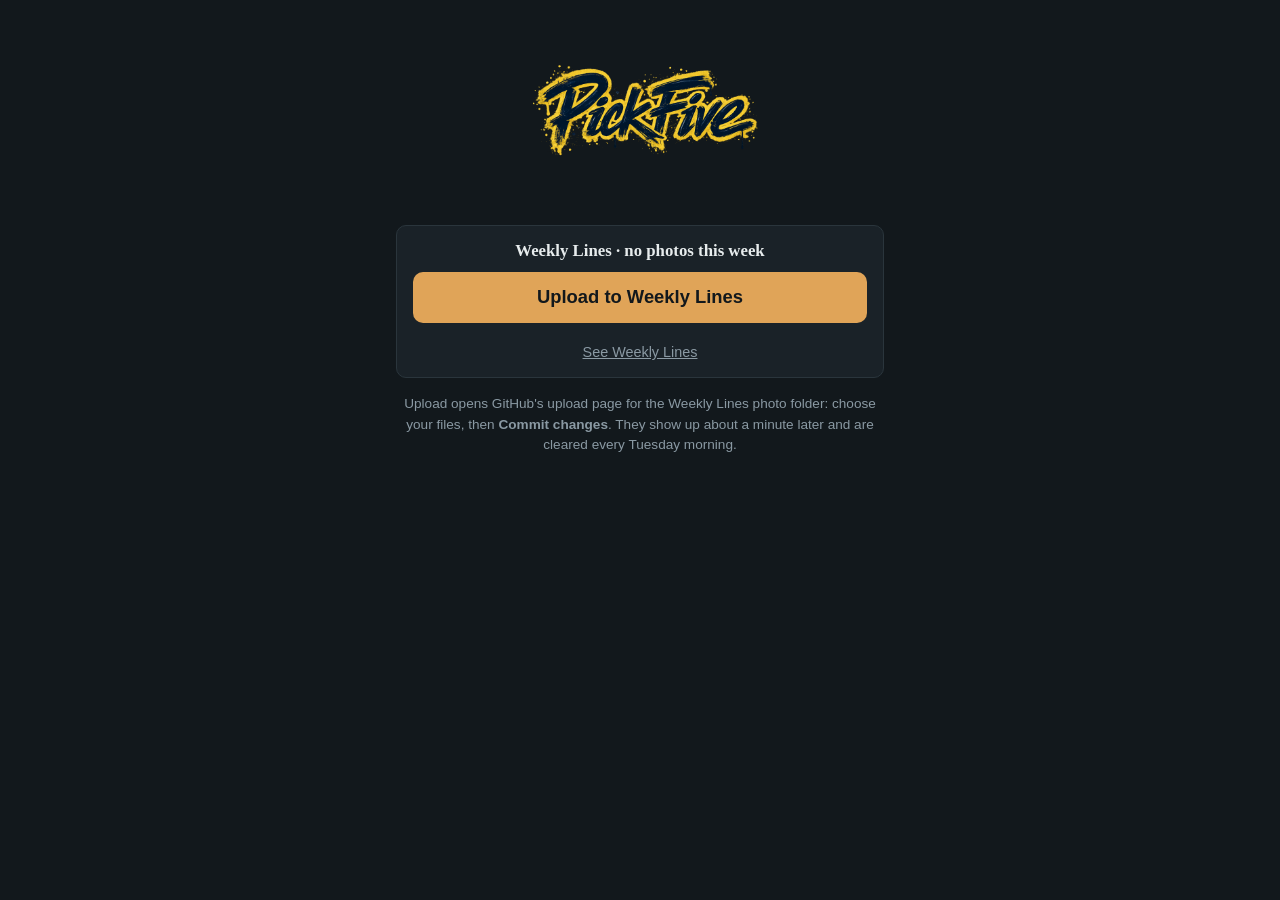
<file: photos.html>
<!DOCTYPE html>
<html lang="en">
<head>
<meta charset="UTF-8">
<meta name="viewport" content="width=device-width, initial-scale=1.0">
<title>PickFive Photos</title>
<link rel="icon" href="assets/favicon.ico" sizes="any">
<link rel="apple-touch-icon" href="assets/apple-touch-icon.png">
<link rel="stylesheet" href="assets/styles.css">
<!-- No web app manifest on purpose: iPhone's Add to Home Screen then saves this
     exact address (GitHub's own manifest sends its icon to github.com/ instead). -->
<style>
  main {
    max-width: 520px; margin: 0 auto; padding: 1.5rem 1rem; text-align: center;
    font-family: -apple-system, BlinkMacSystemFont, "Segoe UI", Helvetica, Arial, sans-serif;
  }
  .logo { max-width: 260px; width: 70%; margin: 0.5rem auto 1.25rem; display: block; }
  a.big {
    display: block; padding: 0.9rem; margin: 0 0 0.75rem; border-radius: 10px;
    font-size: 1.15rem; font-weight: 700; text-decoration: none;
  }
  a.upload { background: var(--amber); color: var(--bg); }
  a.small { display: inline-block; margin: 0.6rem 0 0; color: var(--muted); font-size: 0.9rem; }
  section { border: 1px solid var(--line); border-radius: 10px; background: var(--panel); padding: 0.9rem 1rem 1rem; margin: 0 0 1rem; }
  .note { color: var(--muted); font-size: 0.85rem; line-height: 1.5; margin: 1rem 0; }
  h2 { font-family: "Iowan Old Style", Georgia, serif; font-size: 1.05rem; margin: 0 0 0.7rem; }
  .thumbs { display: flex; flex-wrap: wrap; gap: 0.5rem; justify-content: center; }
  .thumbs img { height: 90px; width: auto; max-width: 100%; border-radius: 6px; border: 1px solid var(--line); }
</style>
</head>
<body>
<main>
  <img class="logo" src="assets/pickfive_header.png" alt="PickFive">
  <section>
    <h2 id="weekly-title">Weekly Lines</h2>
    <a class="big upload" href="https://github.com/WiggyWigs/PickFive/upload/main/images/weekly-lines">Upload to Weekly Lines</a>
    <div class="thumbs" id="weekly-thumbs"></div>
    <a class="small" href="index.html">See Weekly Lines</a>
  </section>
  <p class="note">Upload opens GitHub's upload page for the Weekly Lines photo folder: choose your files, then
    <strong>Commit changes</strong>. They show up about a minute later and are cleared every Tuesday morning.</p>
</main>
<script src="assets/photos.js"></script>
<script>
  for (const [folder, el, title, name] of [
    ["images/weekly-lines", "weekly-thumbs", "weekly-title", "Weekly Lines"],
  ]) {
    PickFivePhotos.showPhotos(folder, el).then((files) => {
      document.getElementById(title).textContent = `${name} · ${files.length ? `${files.length} up this week` : "no photos this week"}`;
    });
  }
</script>
</body>
</html>
</file>
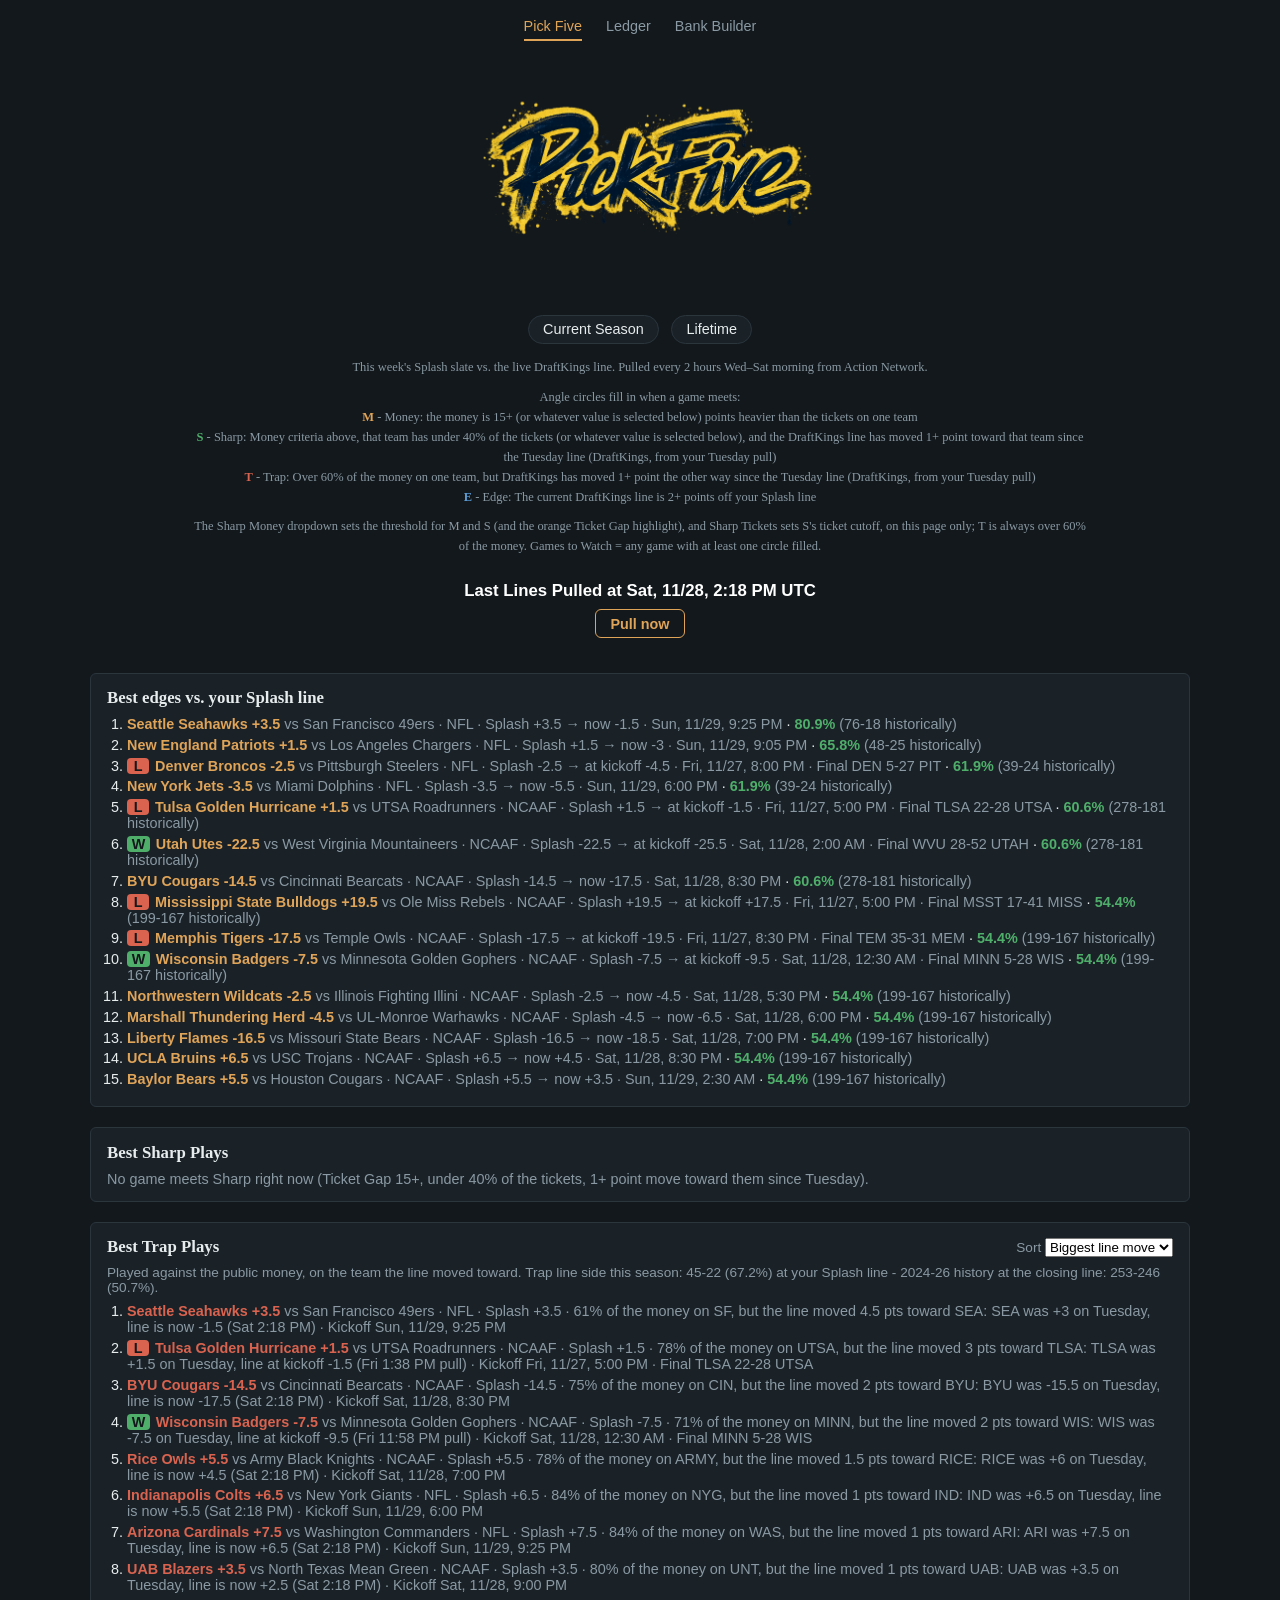
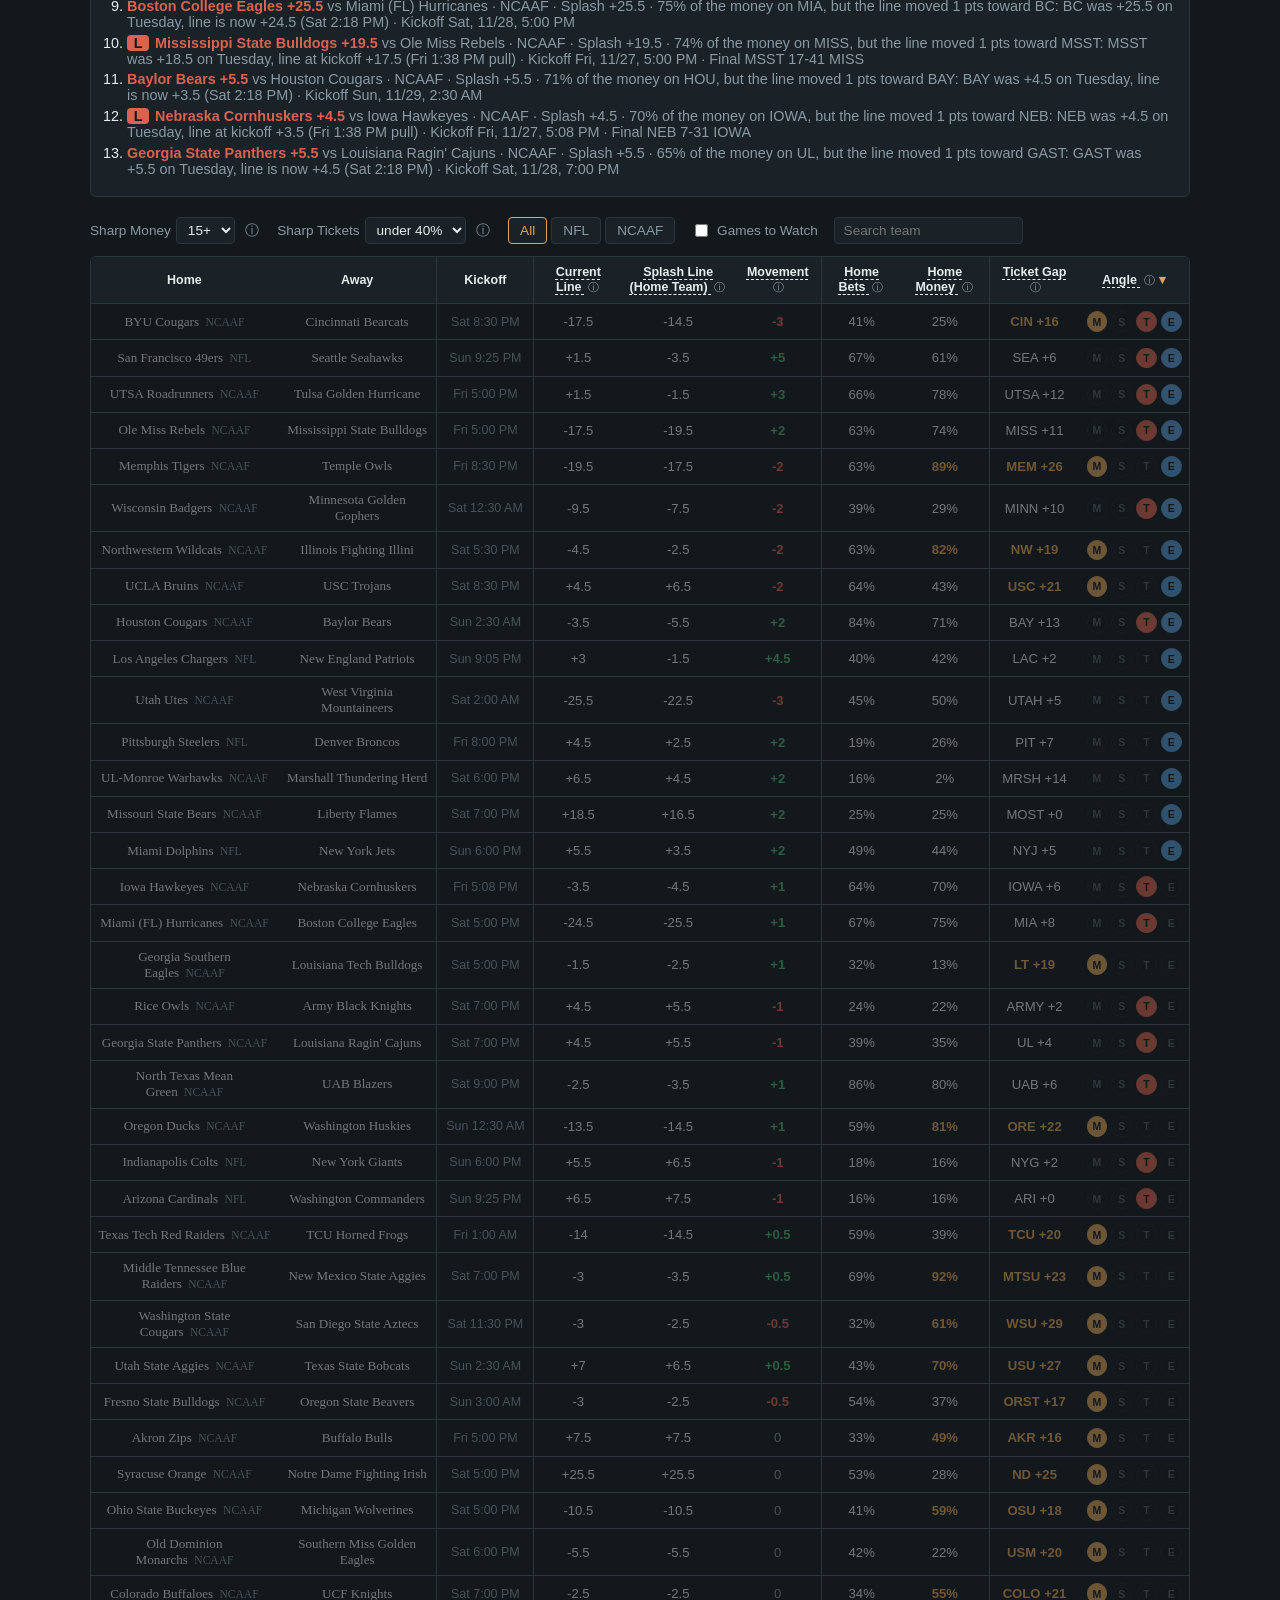
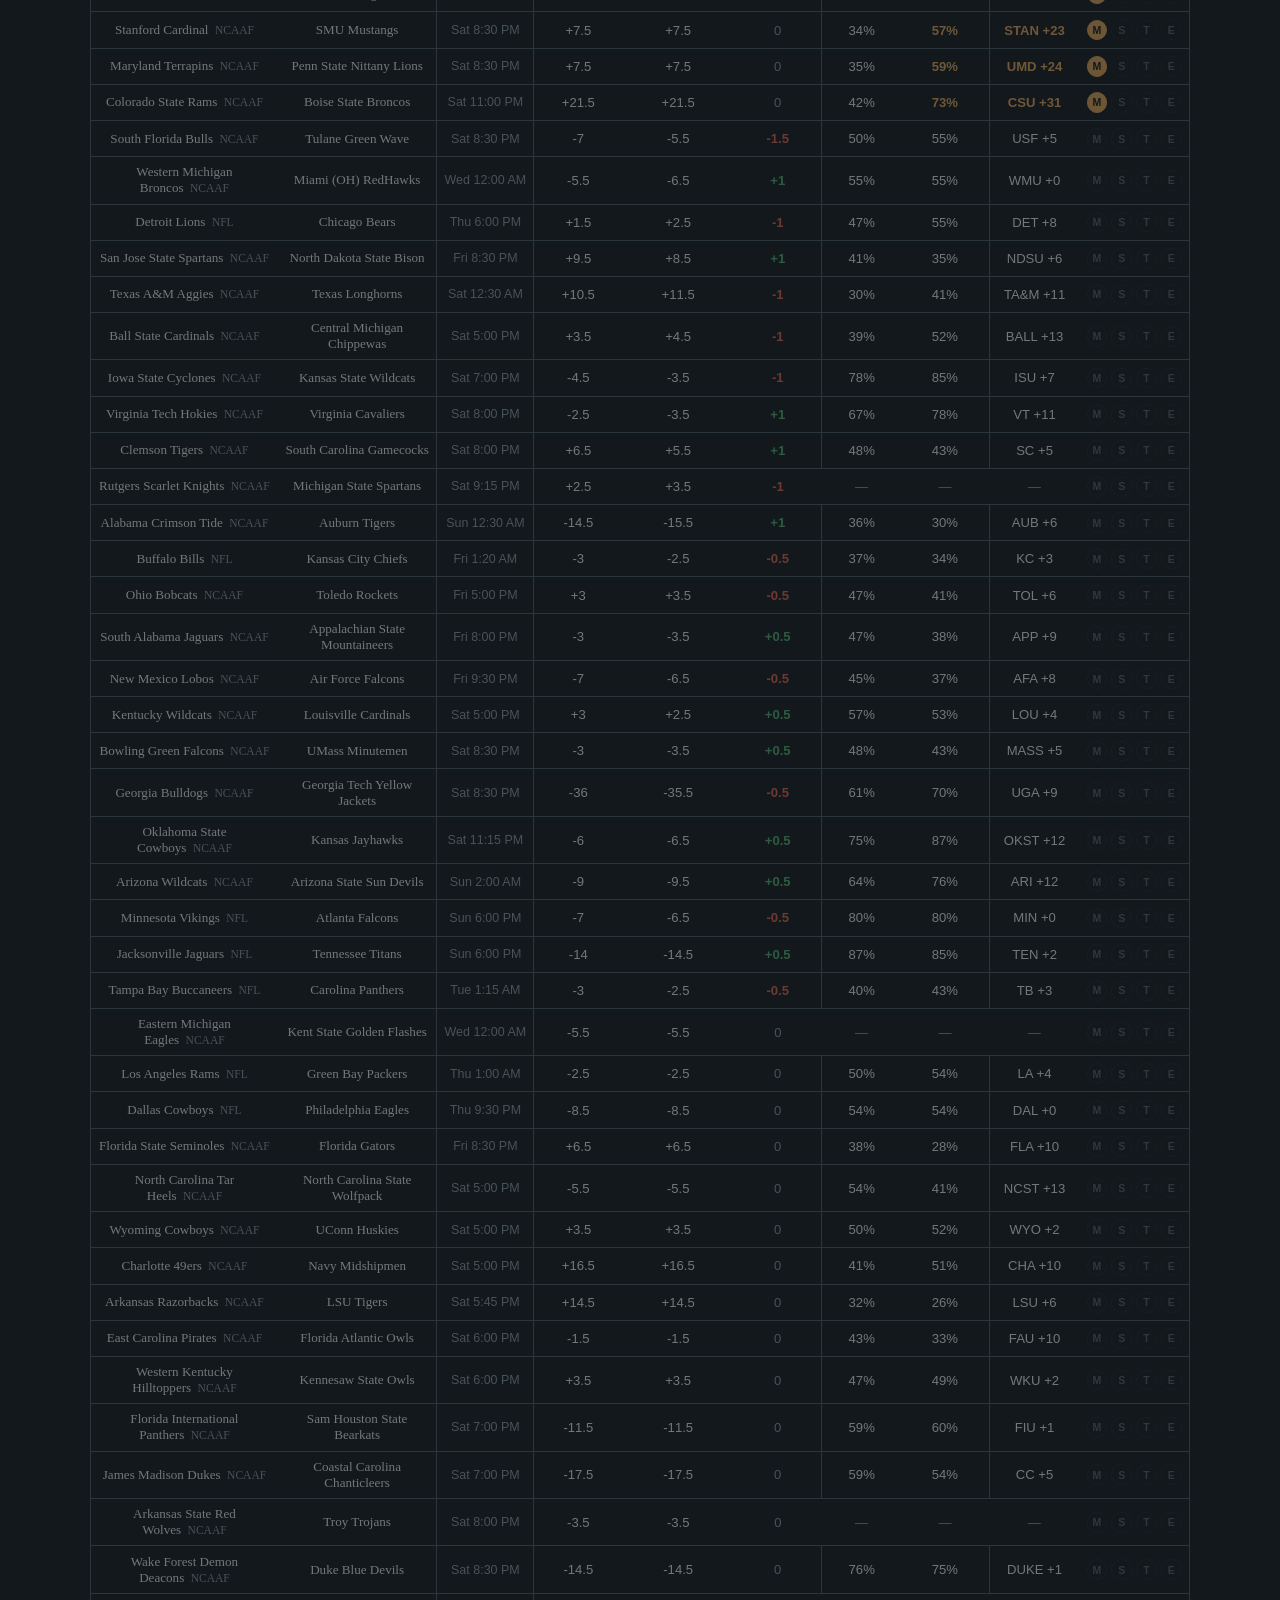
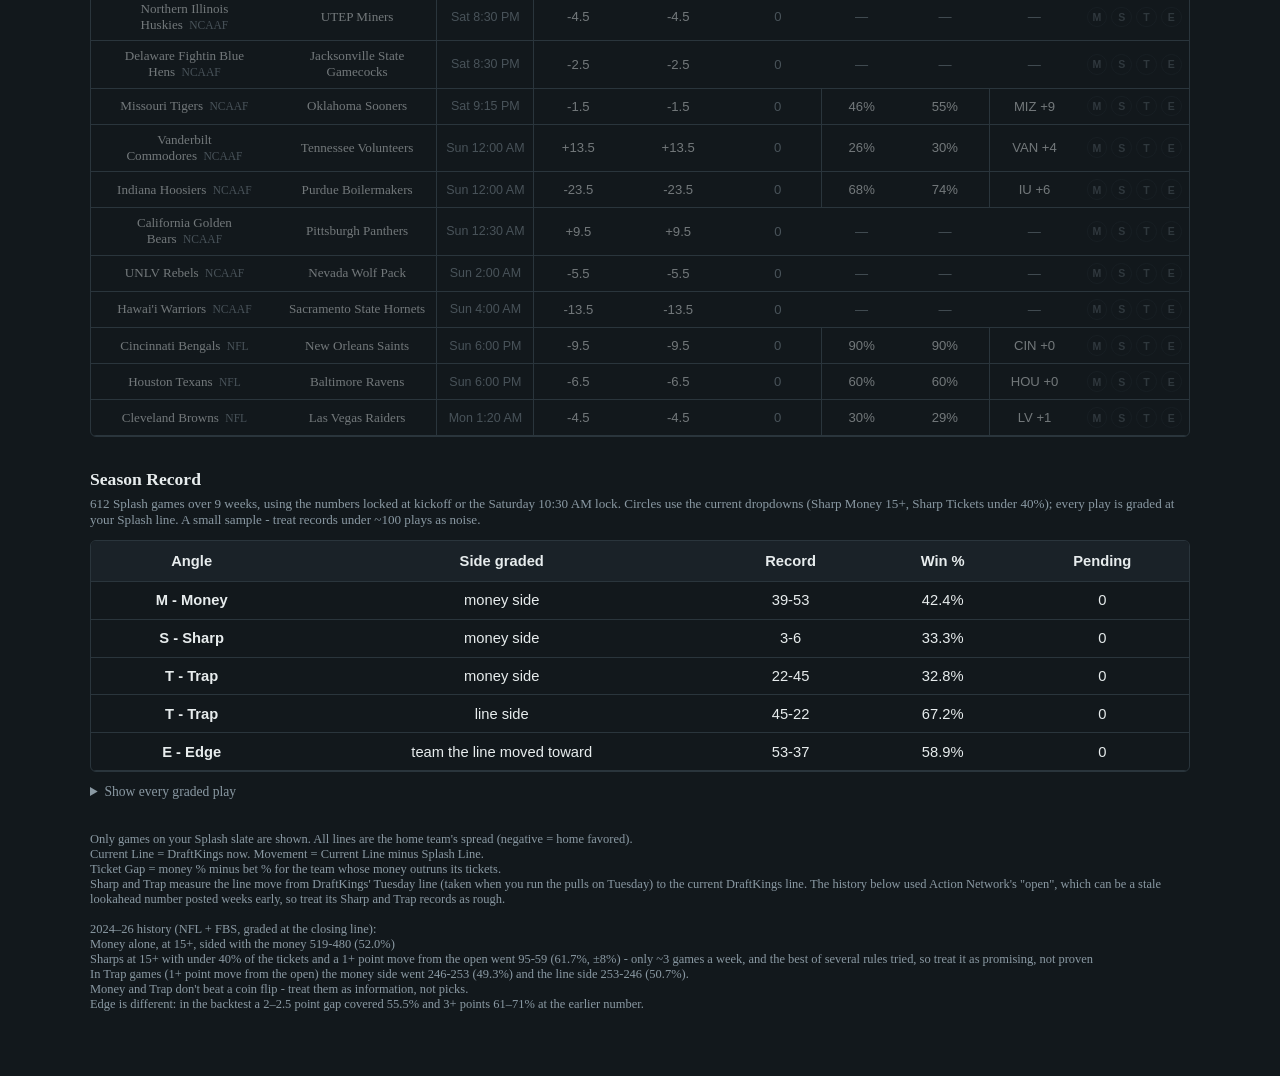
<file: sharp.html>
<!DOCTYPE html>
<html lang="en">
<head>
<meta charset="UTF-8">
<title>PickFive</title>
<!-- The Sharp page is now the home page; this keeps old sharp.html links working. -->
<meta http-equiv="refresh" content="0; url=index.html">
<link rel="canonical" href="index.html">
</head>
<body>
<p>This page moved to the <a href="index.html">PickFive home page</a>.</p>
</body>
</html>
</file>
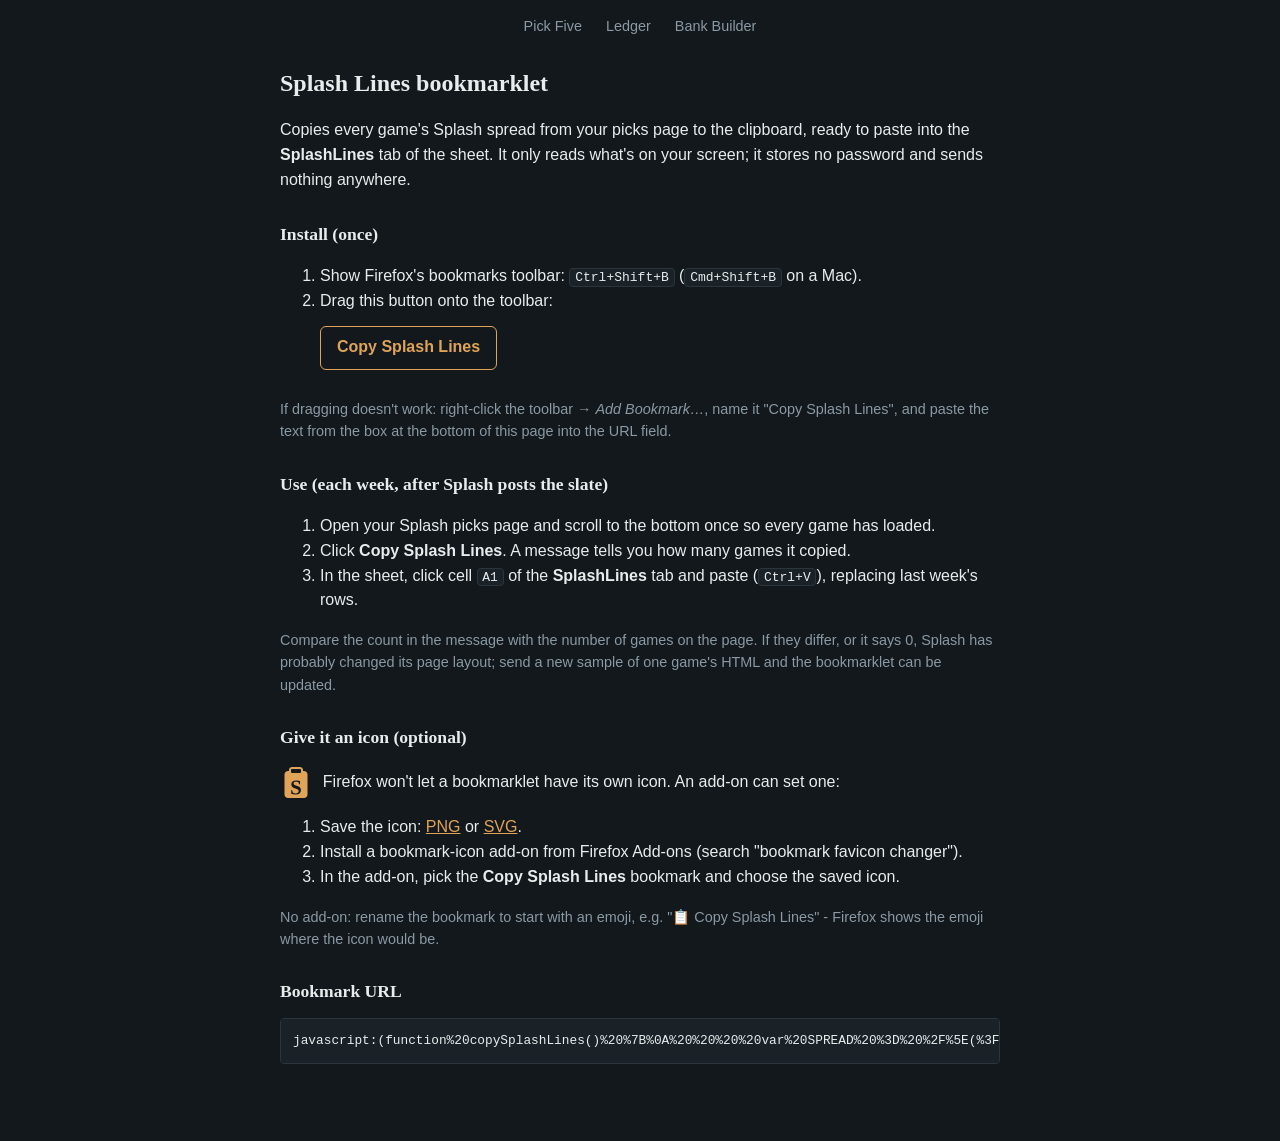
<file: splash-bookmarklet.html>
<!DOCTYPE html>
<html lang="en">
<head>
<meta charset="UTF-8">
<meta name="viewport" content="width=device-width, initial-scale=1.0">
<title>PickFive — Splash Lines Bookmarklet</title>
<link rel="icon" href="assets/favicon.ico" sizes="any">
<link rel="stylesheet" href="assets/styles.css">
<style>
  main {
    max-width: 720px;
    margin: 0 auto;
    font-family: -apple-system, BlinkMacSystemFont, "Segoe UI", Helvetica, Arial, sans-serif;
    line-height: 1.55;
  }
  main h1 { font-family: "Iowan Old Style", Georgia, serif; font-size: 1.5rem; margin: 1.5rem 0 0.5rem; }
  main h2 { font-family: "Iowan Old Style", Georgia, serif; font-size: 1.1rem; margin: 1.75rem 0 0.5rem; }
  main p, main li { color: var(--text); }
  main .muted { color: var(--muted); font-size: 0.9rem; }
  a.bookmarklet {
    display: inline-block;
    margin: 0.75rem 0;
    padding: 0.55rem 1rem;
    border: 1px solid var(--amber);
    border-radius: 6px;
    color: var(--amber);
    text-decoration: none;
    font-weight: 600;
    cursor: grab;
  }
  main a:not(.bookmarklet) { color: var(--amber); }
  code, pre { background: var(--panel); border: 1px solid var(--line); border-radius: 4px; }
  code { padding: 0.05rem 0.3rem; }
  pre { padding: 0.75rem; overflow-x: auto; font-size: 0.8rem; }
</style>
</head>
<body>

<div id="nav-placeholder"></div>
<script src="assets/nav.js"></script>

<main>
  <h1>Splash Lines bookmarklet</h1>
  <p>Copies every game's Splash spread from your picks page to the clipboard, ready to paste into the
    <strong>SplashLines</strong> tab of the sheet. It only reads what's on your screen; it stores no
    password and sends nothing anywhere.</p>

  <h2>Install (once)</h2>
  <ol>
    <li>Show Firefox's bookmarks toolbar: <code>Ctrl+Shift+B</code> (<code>Cmd+Shift+B</code> on a Mac).</li>
    <li>Drag this button onto the toolbar:<br>
      <a class="bookmarklet" id="bookmarklet" href="#">Copy Splash Lines</a></li>
  </ol>
  <p class="muted">If dragging doesn't work: right-click the toolbar → <em>Add Bookmark…</em>, name it
    "Copy Splash Lines", and paste the text from the box at the bottom of this page into the URL field.</p>

  <h2>Use (each week, after Splash posts the slate)</h2>
  <ol>
    <li>Open your Splash picks page and scroll to the bottom once so every game has loaded.</li>
    <li>Click <strong>Copy Splash Lines</strong>. A message tells you how many games it copied.</li>
    <li>In the sheet, click cell <code>A1</code> of the <strong>SplashLines</strong> tab and paste
      (<code>Ctrl+V</code>), replacing last week's rows.</li>
  </ol>
  <p class="muted">Compare the count in the message with the number of games on the page. If they
    differ, or it says 0, Splash has probably changed its page layout; send a new sample of one game's
    HTML and the bookmarklet can be updated.</p>

  <h2>Give it an icon (optional)</h2>
  <p><img src="assets/splash-bookmark-icon.png" alt="" width="32" height="32" style="vertical-align: middle; margin-right: 0.4rem;">
    Firefox won't let a bookmarklet have its own icon. An add-on can set one:</p>
  <ol>
    <li>Save the icon: <a href="assets/splash-bookmark-icon.png" download>PNG</a> or
      <a href="assets/splash-bookmark-icon.svg" download>SVG</a>.</li>
    <li>Install a bookmark-icon add-on from Firefox Add-ons (search "bookmark favicon changer").</li>
    <li>In the add-on, pick the <strong>Copy Splash Lines</strong> bookmark and choose the saved icon.</li>
  </ol>
  <p class="muted">No add-on: rename the bookmark to start with an emoji, e.g. "📋 Copy Splash Lines" -
    Firefox shows the emoji where the icon would be.</p>

  <h2>Bookmark URL</h2>
  <pre id="bookmarklet-src"></pre>
</main>

<script>
  // The bookmarklet itself. Written as a normal function, then turned into a
  // javascript: URL below so the source here stays readable.
  //
  // How it finds games, keyed on things less likely to change than CSS classes:
  //  - each game has a "Preview {Away} at {Home}" button (aria-label) with full team names
  //  - its card holds two buttons with data-testid "team-row-...", away first then home
  //  - each team row shows its spread as a text node like "+2.5" / "-2.5" / "PK"
  function copySplashLines() {
    var SPREAD = /^(?:[+-]?\d+(?:\.\d+)?|PK|EVEN)$/i;
    var DAYTIME = /^(?:Mon|Tue|Wed|Thu|Fri|Sat|Sun)\b.*\d/;

    function textLeaves(root) {
      var out = [];
      var walker = document.createTreeWalker(root, NodeFilter.SHOW_TEXT);
      while (walker.nextNode()) {
        var t = walker.currentNode.nodeValue.trim();
        if (t) out.push(t);
      }
      return out;
    }

    function spreadOf(row) {
      var hits = textLeaves(row).filter(function (t) { return SPREAD.test(t); });
      if (!hits.length) return "";
      var v = hits[hits.length - 1];
      return /^(PK|EVEN)$/i.test(v) ? "0" : v.replace(/^\+/, "");
    }

    var previews = Array.prototype.slice.call(document.querySelectorAll('[aria-label^="Preview "]'));
    var rows = [], problems = 0;

    previews.forEach(function (btn) {
      var m = btn.getAttribute("aria-label").match(/^Preview (.+) at (.+)$/);
      if (!m) return;
      var away = m[1].trim(), home = m[2].trim();

      // Walk up to the smallest container holding this game's two team rows
      var card = btn.parentElement, teamRows = [];
      while (card && card !== document.body) {
        teamRows = card.querySelectorAll('[data-testid^="team-row-"]');
        if (teamRows.length >= 2) break;
        card = card.parentElement;
      }
      if (!card || teamRows.length !== 2) { problems++; return; }

      // Rows are away then home; confirm by name and swap if Splash ever reverses them
      var a = teamRows[0], h = teamRows[1];
      if (a.textContent.indexOf(home) !== -1 && h.textContent.indexOf(away) !== -1) { var tmp = a; a = h; h = tmp; }

      var awayLine = spreadOf(a), homeLine = spreadOf(h);
      if (!awayLine && !homeLine) { problems++; return; }

      var kickoff = textLeaves(card).filter(function (t) { return DAYTIME.test(t); })[0] || "";
      rows.push([away, home, awayLine, homeLine, kickoff]);
    });

    if (!rows.length) {
      alert("Copy Splash Lines: found 0 games on this page.\n\nOpen your Splash picks page, scroll to the bottom, and try again. If it still finds 0, Splash's layout has changed.");
      return;
    }

    var stamp = new Date().toISOString();
    var tsv = ["Away\tHome\tAway Line\tHome Line\tKickoff\tCopied At"]
      .concat(rows.map(function (r) { return r.concat(stamp).join("\t"); }))
      .join("\n");

    var msg = "Copied " + rows.length + " games." + (problems ? "\n" + problems + " game(s) couldn't be read - check the page." : "") +
      "\n\nPaste into cell A1 of the SplashLines tab.";

    function fallback() {
      // Clipboard blocked: show the text so it can be copied by hand
      window.prompt("Clipboard was blocked - press Ctrl+C / Cmd+C to copy, then paste into the sheet:", tsv);
    }
    if (navigator.clipboard && navigator.clipboard.writeText) {
      navigator.clipboard.writeText(tsv).then(function () { alert(msg); }, fallback);
    } else {
      fallback();
    }
  }

  const href = "javascript:(" + encodeURIComponent(copySplashLines.toString()) + ")();void(0);";
  document.getElementById("bookmarklet").href = href;
  document.getElementById("bookmarklet-src").textContent = href;
</script>

</body>
</html>
</file>
<file: assets/styles.css>
:root {
  --bg: #12181c;
  --panel: #1a2228;
  --line: #2a353c;
  --text: #e7eced;
  --muted: #8a99a3;
  --amber: #e0a458;
  --up: #4fae6a;
  --down: #d9634f;
}

* { box-sizing: border-box; }

body {
  margin: 0;
  background: var(--bg);
  color: var(--text);
  font-family: "Iowan Old Style", "Palatino Linotype", Palatino, Georgia, serif;
  padding: 0 1.5rem 4rem;
}

/* --- Nav --- */

nav.site-nav {
  max-width: 1100px;
  margin: 0 auto;
  padding: 1.1rem 0 0;
  display: flex;
  justify-content: center;
  gap: 1.5rem;
  font-family: -apple-system, BlinkMacSystemFont, "Segoe UI", Helvetica, Arial, sans-serif;
  font-size: 0.9rem;
}

nav.site-nav a {
  color: var(--muted);
  text-decoration: none;
  padding-bottom: 0.35rem;
  border-bottom: 2px solid transparent;
}

nav.site-nav a:hover { color: var(--text); }

nav.site-nav a.active {
  color: var(--amber);
  border-bottom-color: var(--amber);
}

/* Links between the Pick Five pages, under the logo */
nav.section-nav {
  display: flex;
  justify-content: center;
  gap: 0.75rem;
  margin: 0.25rem 0 0.9rem;
  font-family: -apple-system, BlinkMacSystemFont, "Segoe UI", Helvetica, Arial, sans-serif;
  font-size: 0.9rem;
}

nav.section-nav a {
  color: var(--text);
  text-decoration: none;
  border: 1px solid var(--line);
  background: var(--panel);
  border-radius: 999px;
  padding: 0.35rem 0.9rem;
}

nav.section-nav a:hover { border-color: var(--amber); color: var(--amber); }

/* --- Header / logo --- */

header {
  max-width: 1100px;
  margin: 0 auto 1.5rem;
  text-align: center;
  padding-top: 0.75rem;
}

.logo {
  display: block;
  height: auto;
  width: 100%;
  max-width: 380px;
  margin: 0 auto 0.5rem;
}

h1.page-title {
  font-size: 1.5rem;
  font-weight: 600;
  letter-spacing: 0.01em;
  margin: 0 0 0.35rem;
}

.sub {
  color: var(--muted);
  font-size: 0.95rem;
  margin: 0;
}

.status {
  max-width: 1100px;
  margin: 0 auto 1rem;
  font-size: 0.85rem;
  color: var(--muted);
}

.section-title {
  max-width: 1100px;
  margin: 2rem auto 0.75rem;
  font-size: 1.1rem;
  font-weight: 600;
}

.section-title:first-of-type { margin-top: 0; }

/* --- Tables --- */

.table-wrap {
  max-width: 1100px;
  margin: 0 auto;
  overflow-x: auto;
  border: 1px solid var(--line);
  border-radius: 6px;
}

table {
  width: 100%;
  border-collapse: collapse;
  font-family: -apple-system, BlinkMacSystemFont, "Segoe UI", Helvetica, Arial, sans-serif;
  font-size: 0.92rem;
}

thead th {
  text-align: left;
  padding: 0.75rem 0.9rem;
  background: var(--panel);
  border-bottom: 1px solid var(--line);
  font-weight: 600;
  cursor: pointer;
  white-space: nowrap;
  user-select: none;
  position: sticky;
  top: 0;
}

thead th:hover { color: var(--amber); }

thead th .arrow {
  display: inline-block;
  width: 0.8em;
  color: var(--amber);
}

td {
  padding: 0.65rem 0.9rem;
  border-bottom: 1px solid var(--line);
  font-variant-numeric: tabular-nums;
  white-space: nowrap;
}

td.team { font-family: "Iowan Old Style", Georgia, serif; white-space: normal; }
td.league { color: var(--muted); font-size: 0.78rem; }

tbody tr:hover { background: rgba(255, 255, 255, 0.02); }

td.num { text-align: right; }
td.blank { color: var(--muted); text-align: right; }

td.kickoff { text-align: left; color: var(--muted); font-size: 0.85rem; }
td.kickoff.blank { text-align: left; }

td.delta-up { color: var(--up); text-align: right; font-weight: 600; }
td.delta-down { color: var(--down); text-align: right; font-weight: 600; }
td.delta-flat { color: var(--muted); text-align: right; }

td.result-w { color: var(--up); font-weight: 600; }
td.result-l { color: var(--down); font-weight: 600; }
td.result-pending { color: var(--muted); }

.empty-state {
  max-width: 1100px;
  margin: 2rem auto;
  color: var(--muted);
  text-align: center;
}

footer {
  max-width: 1100px;
  margin: 1.5rem auto 0;
  color: var(--muted);
  font-size: 0.78rem;
}
</file>
